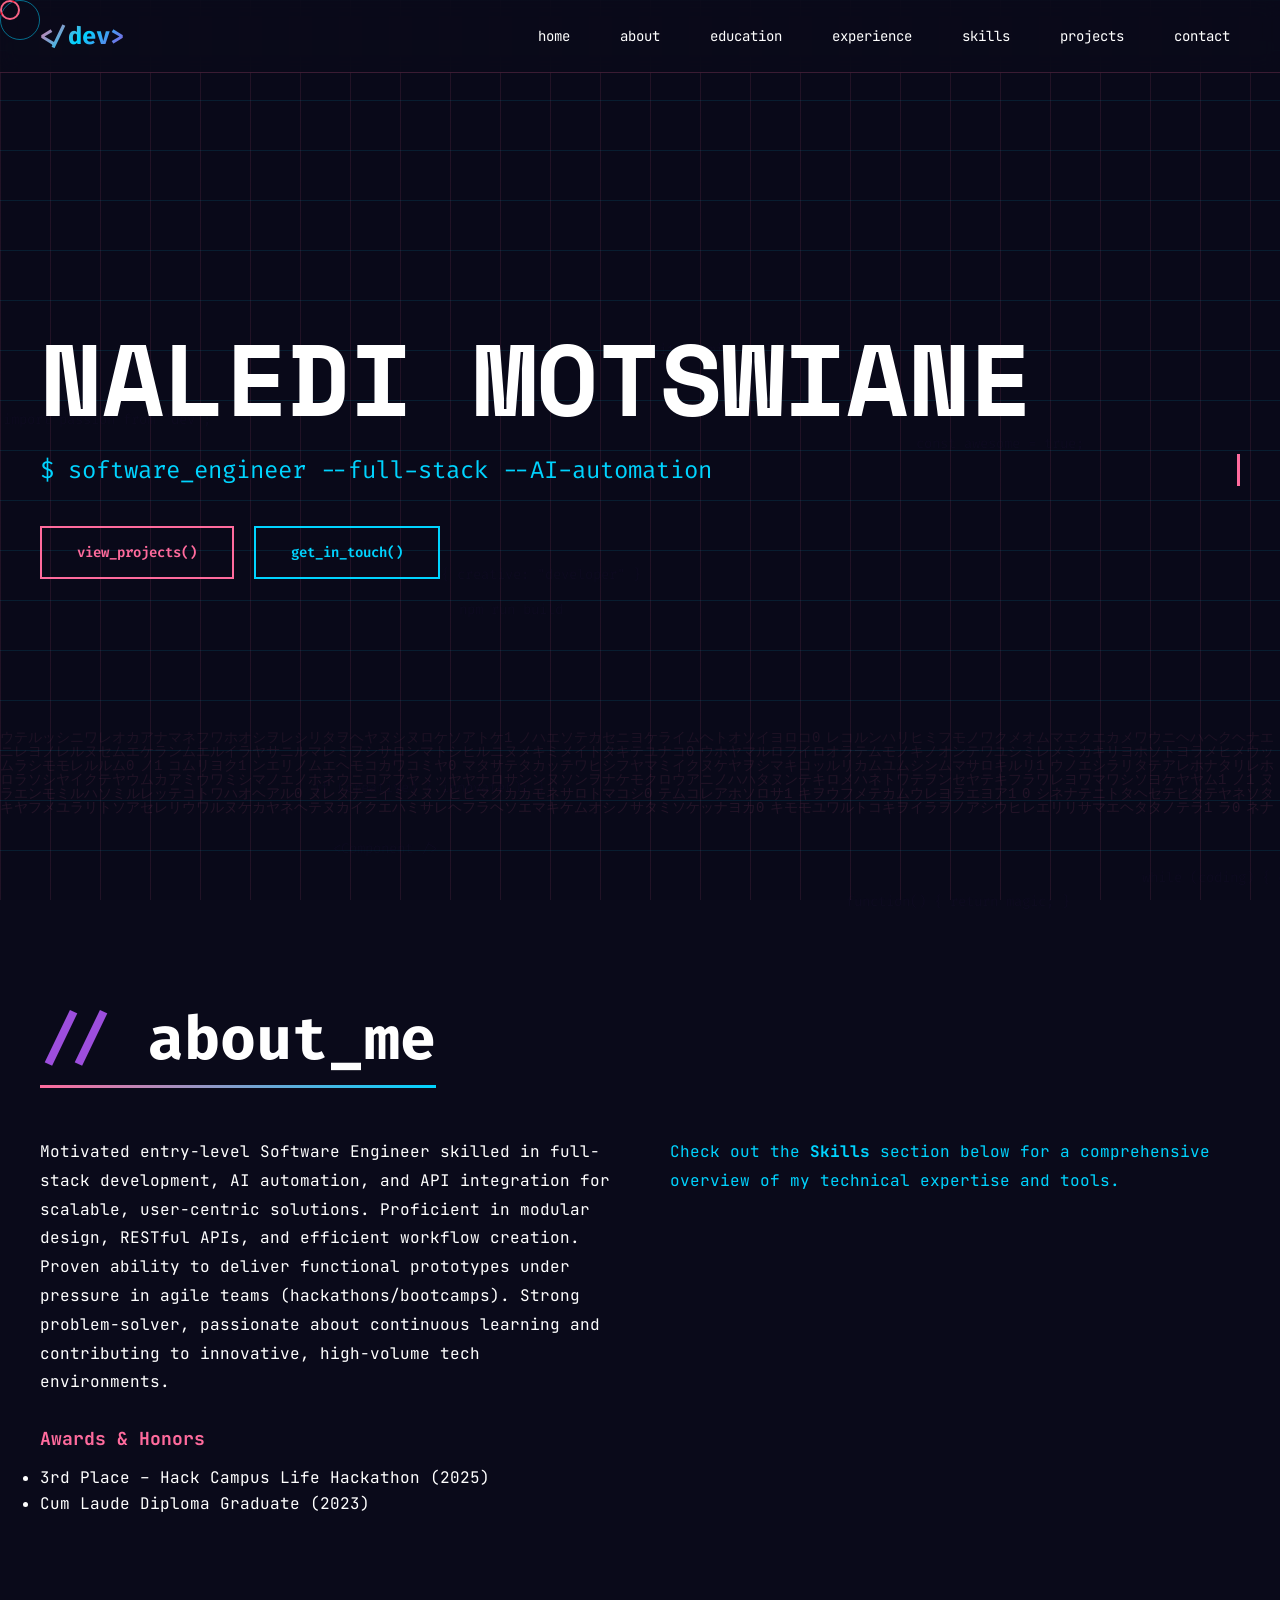
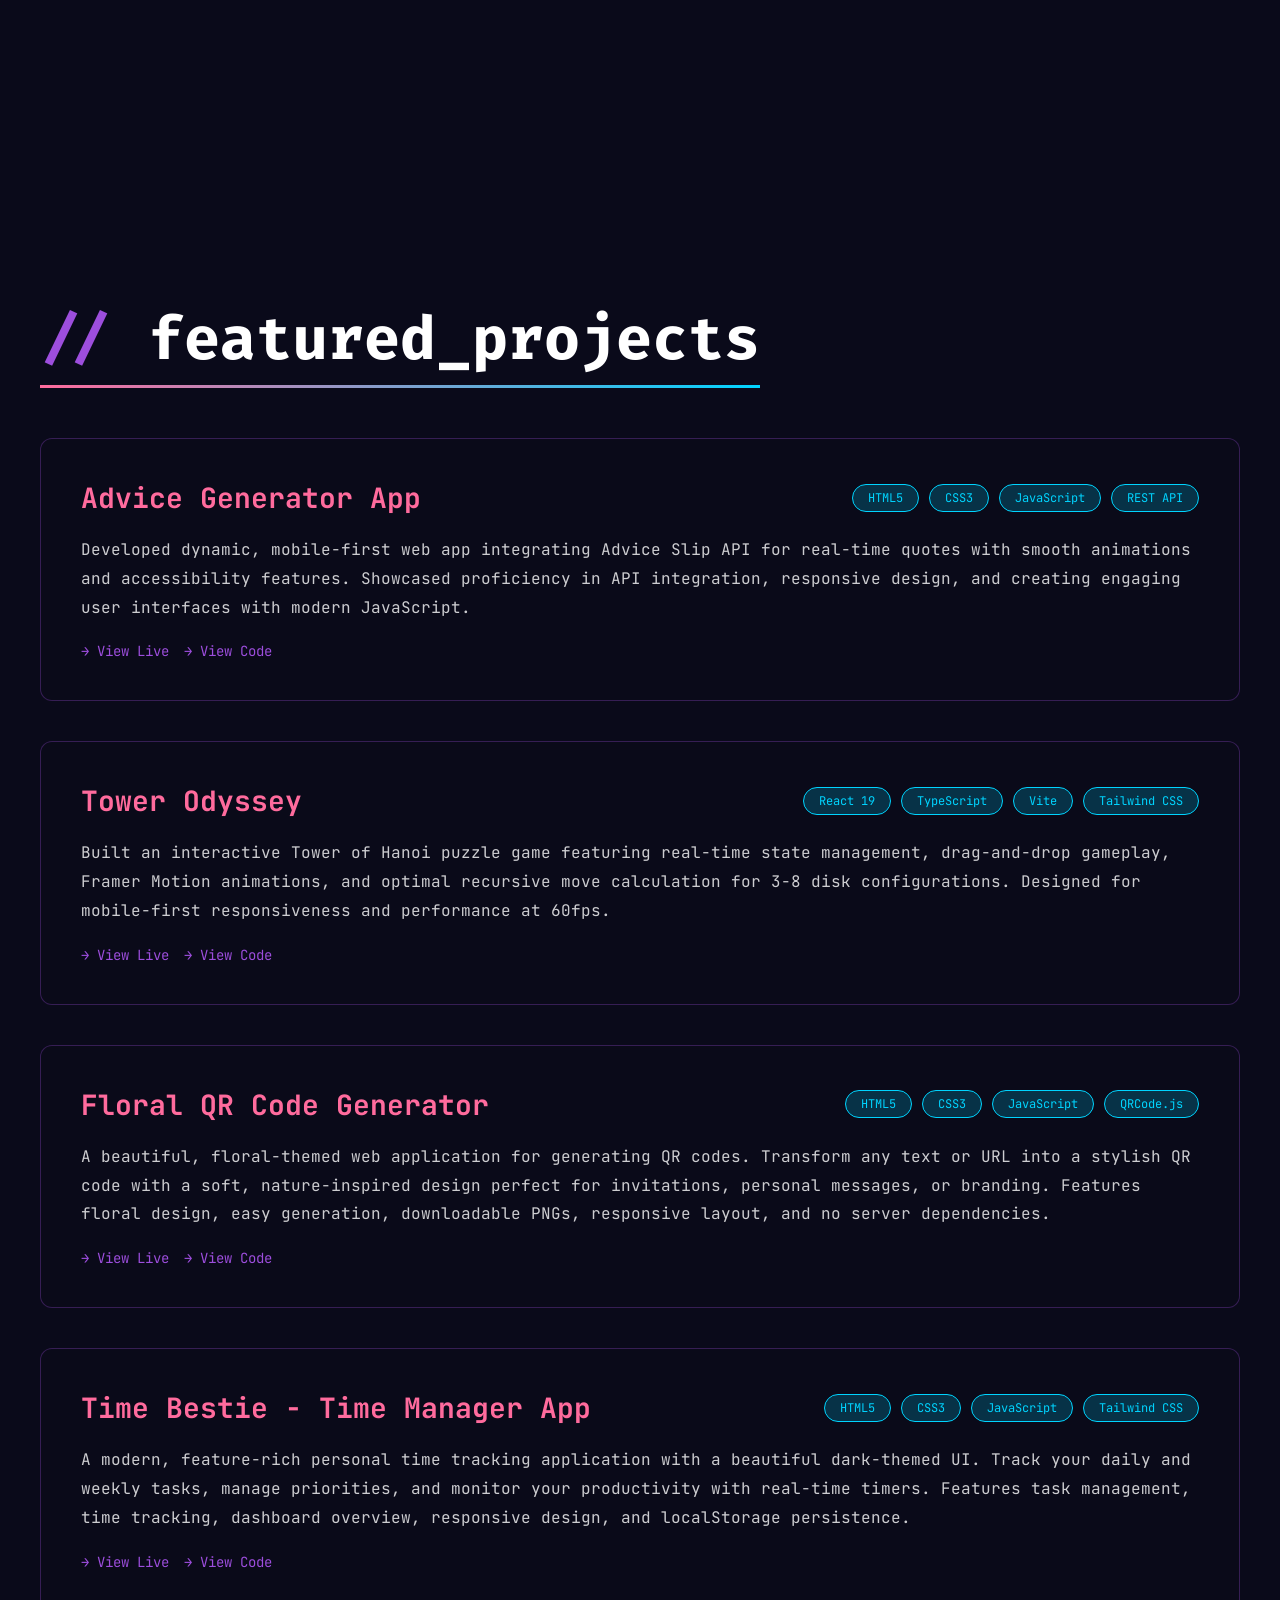
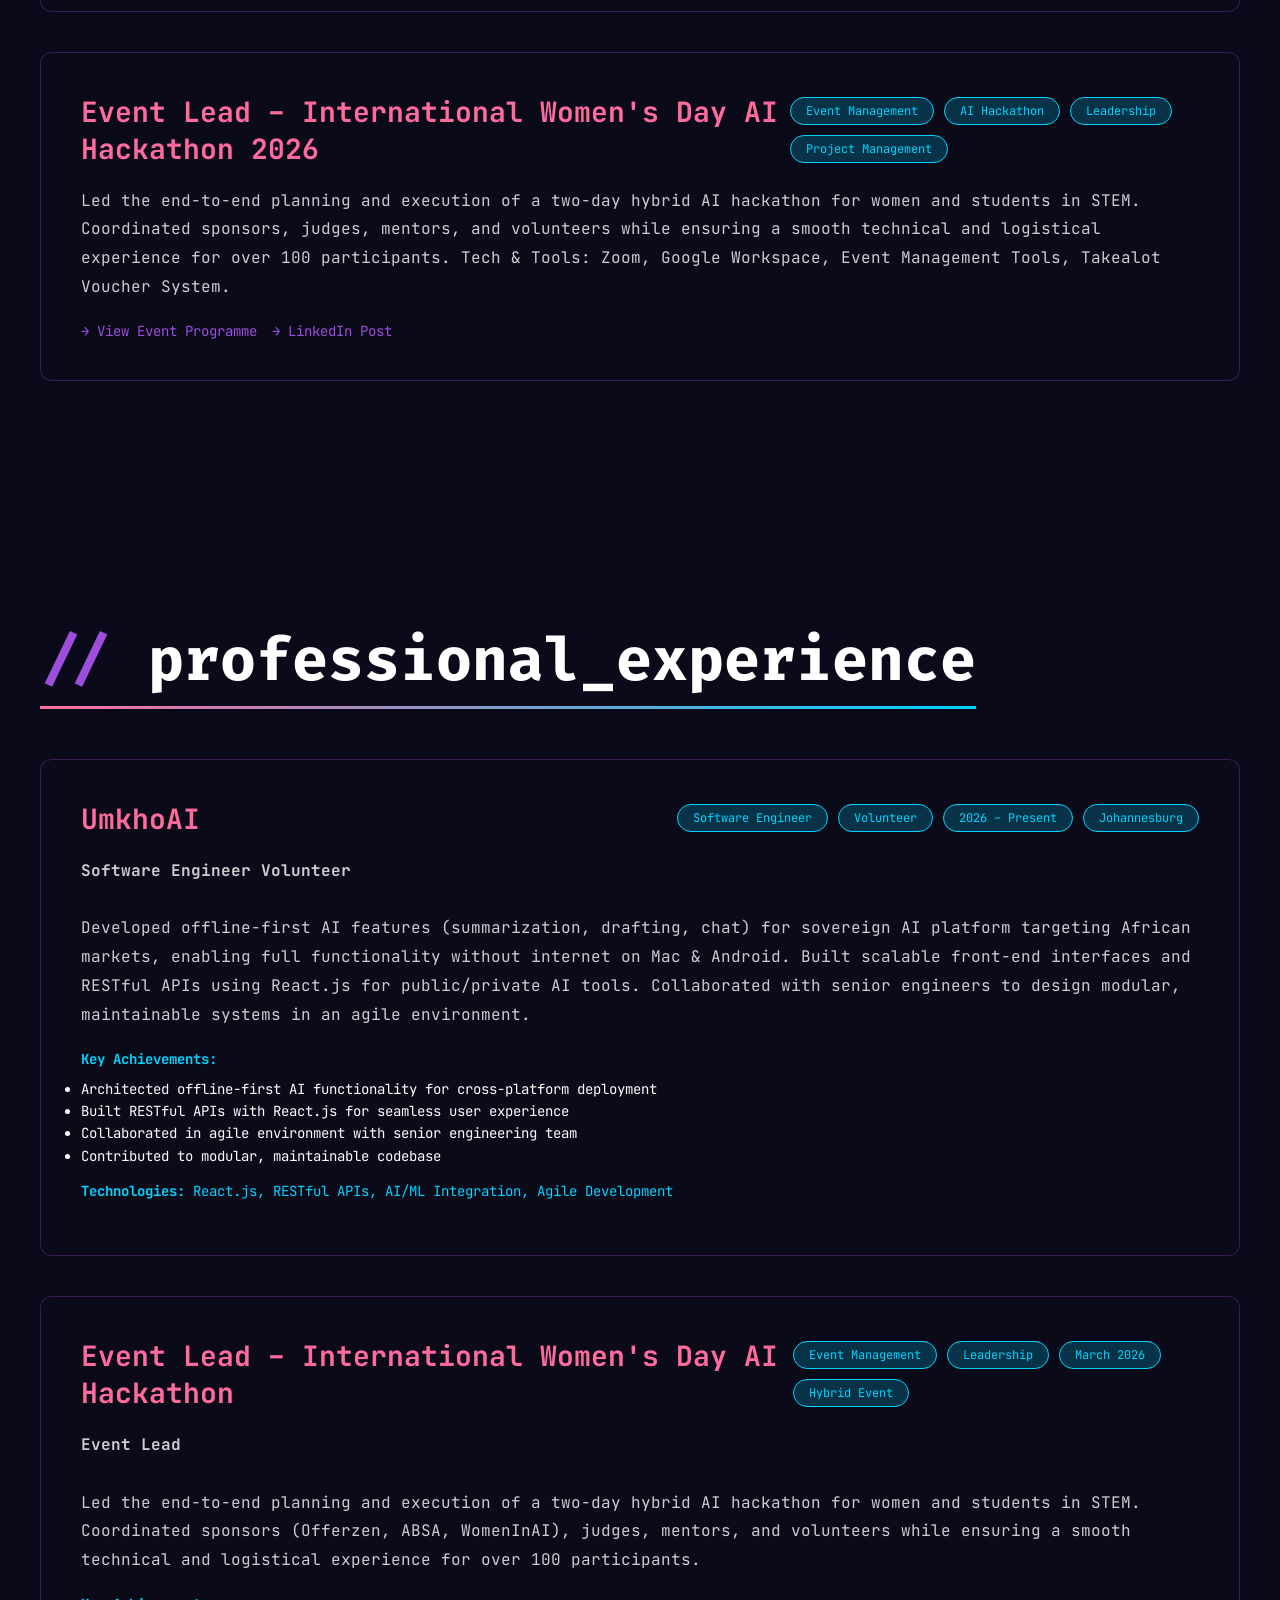
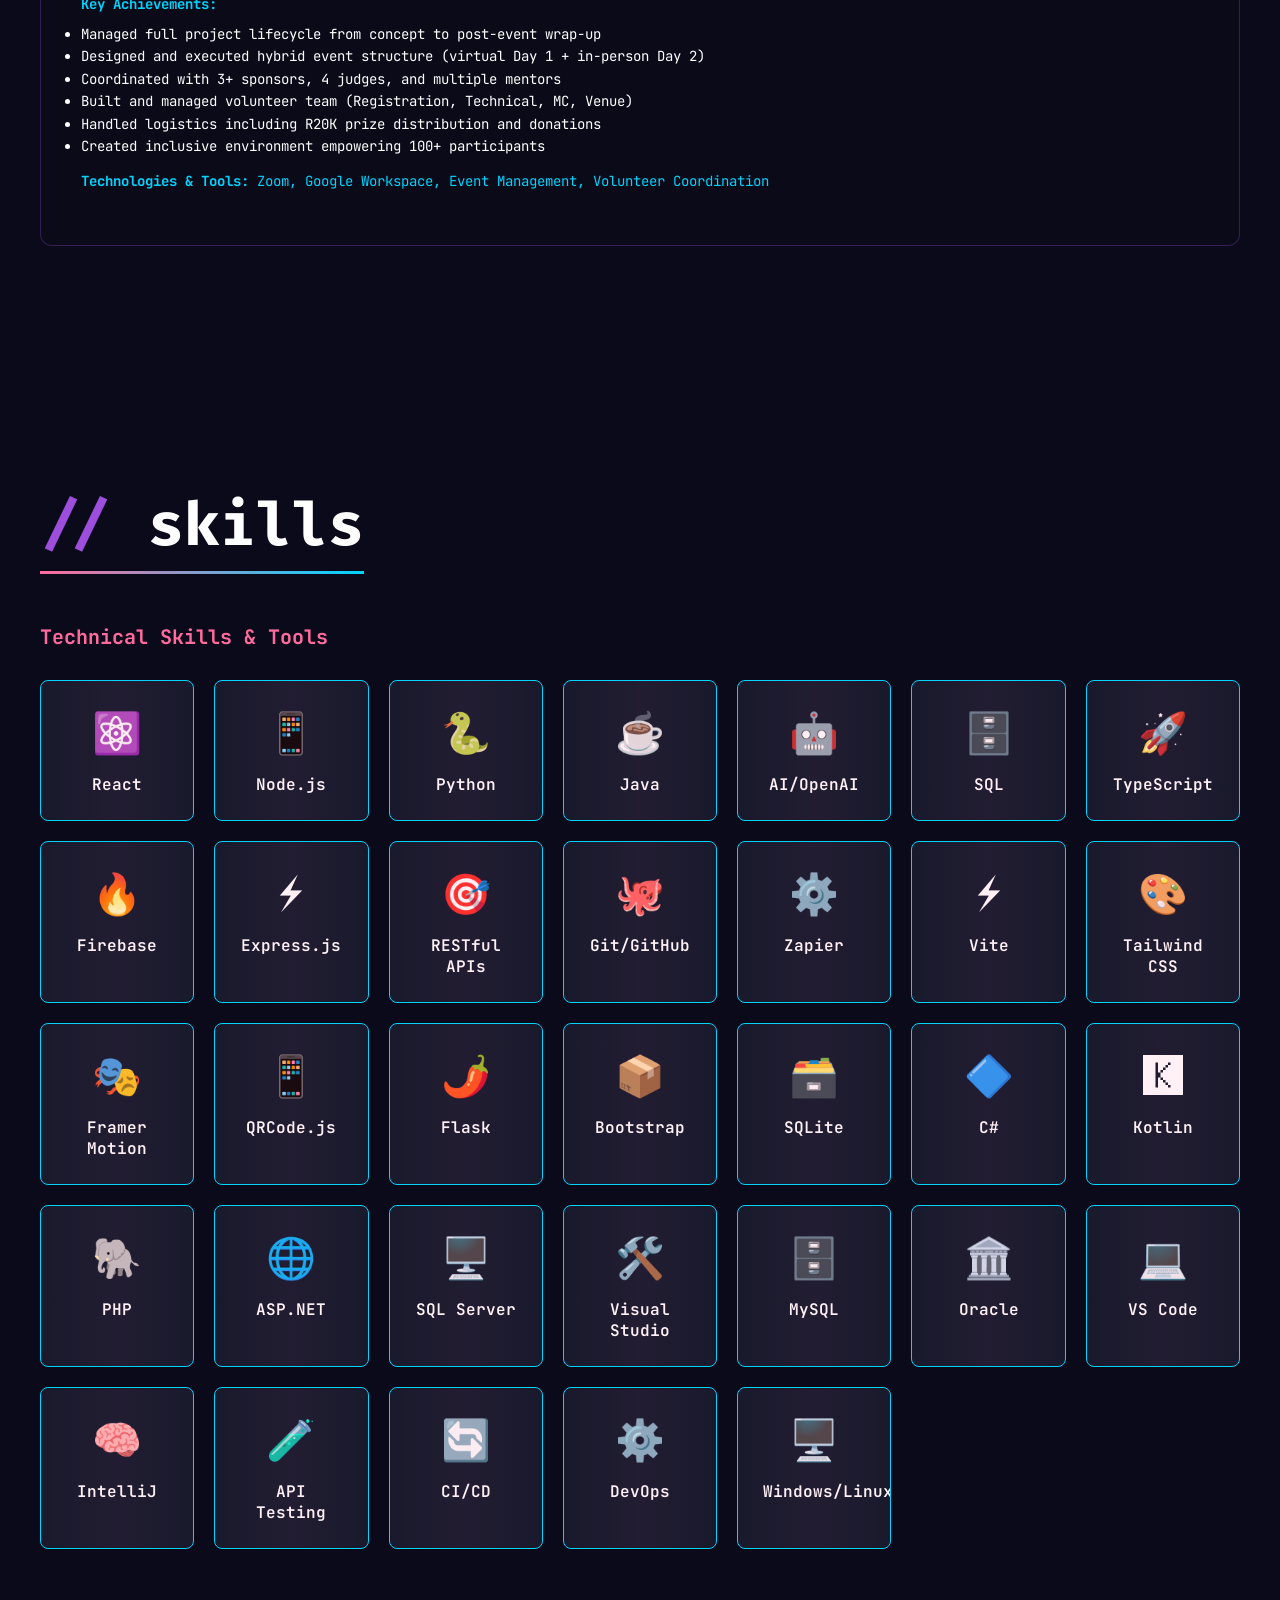
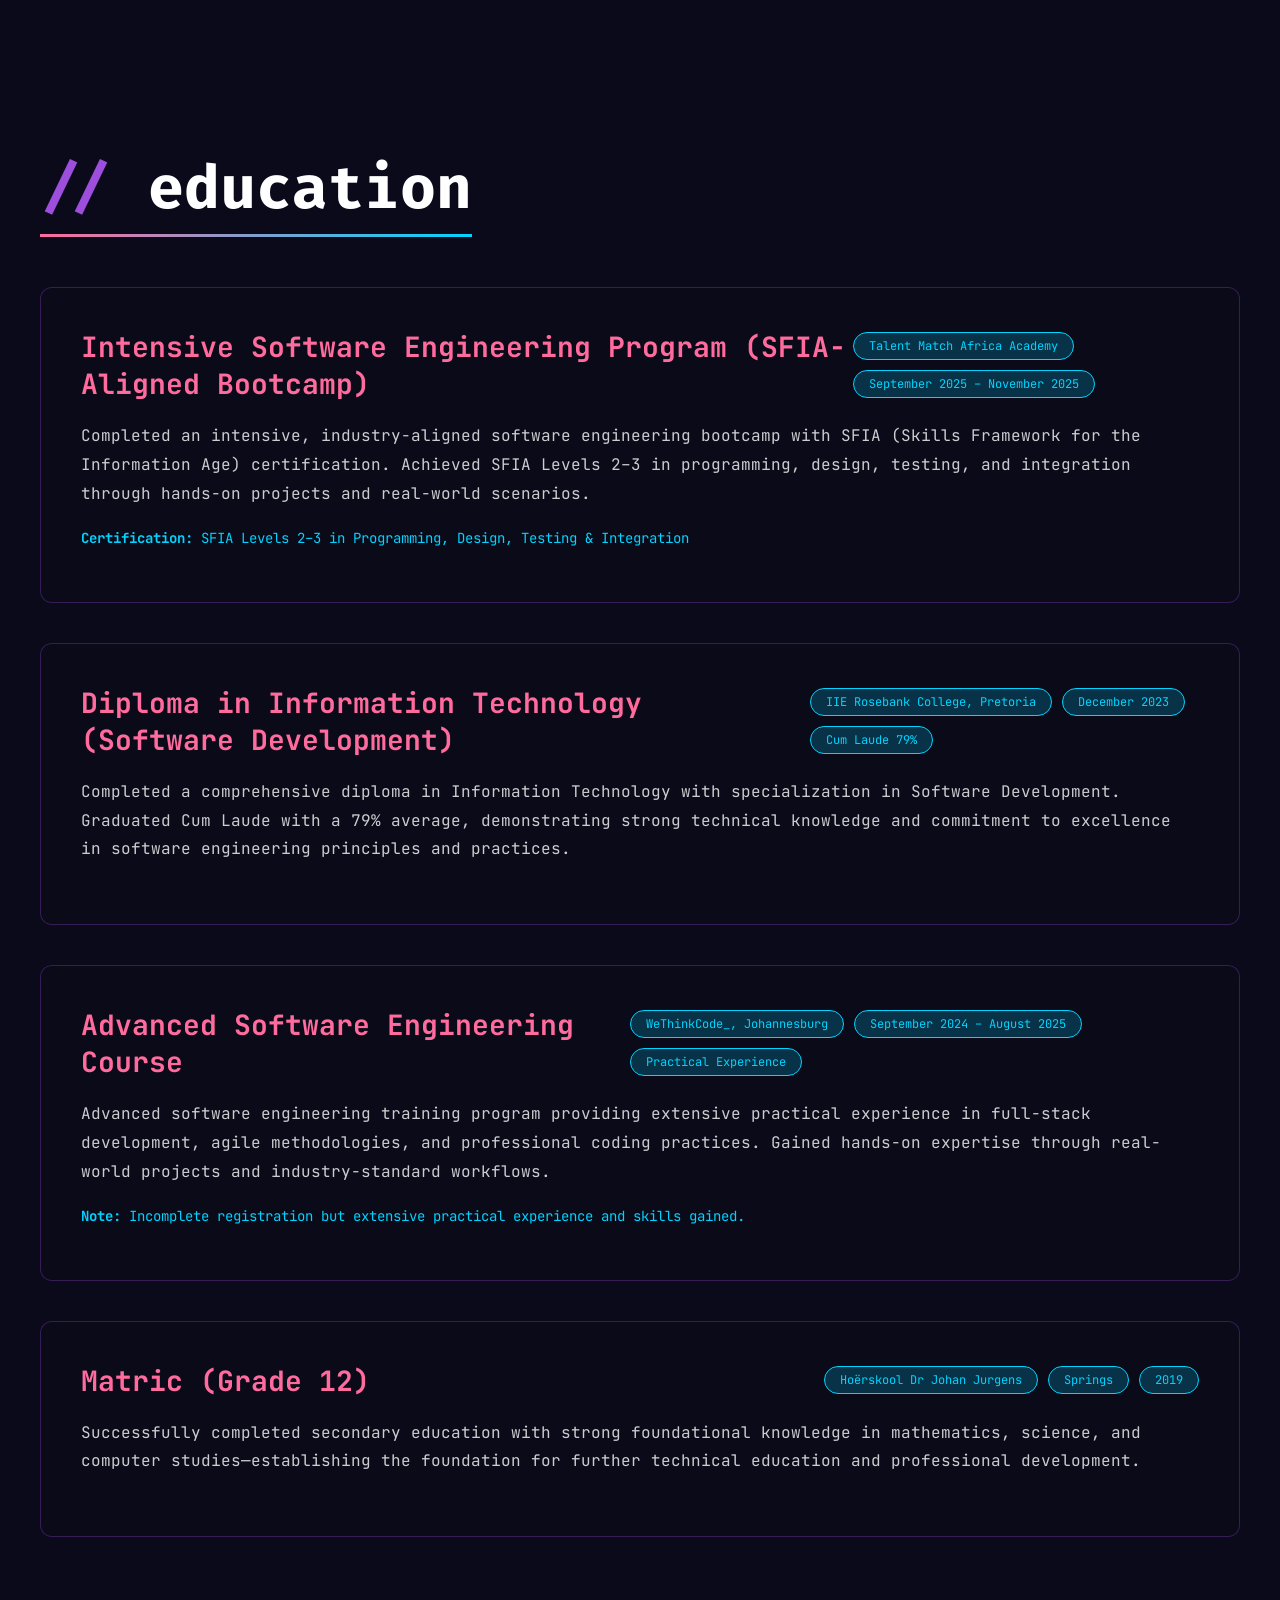
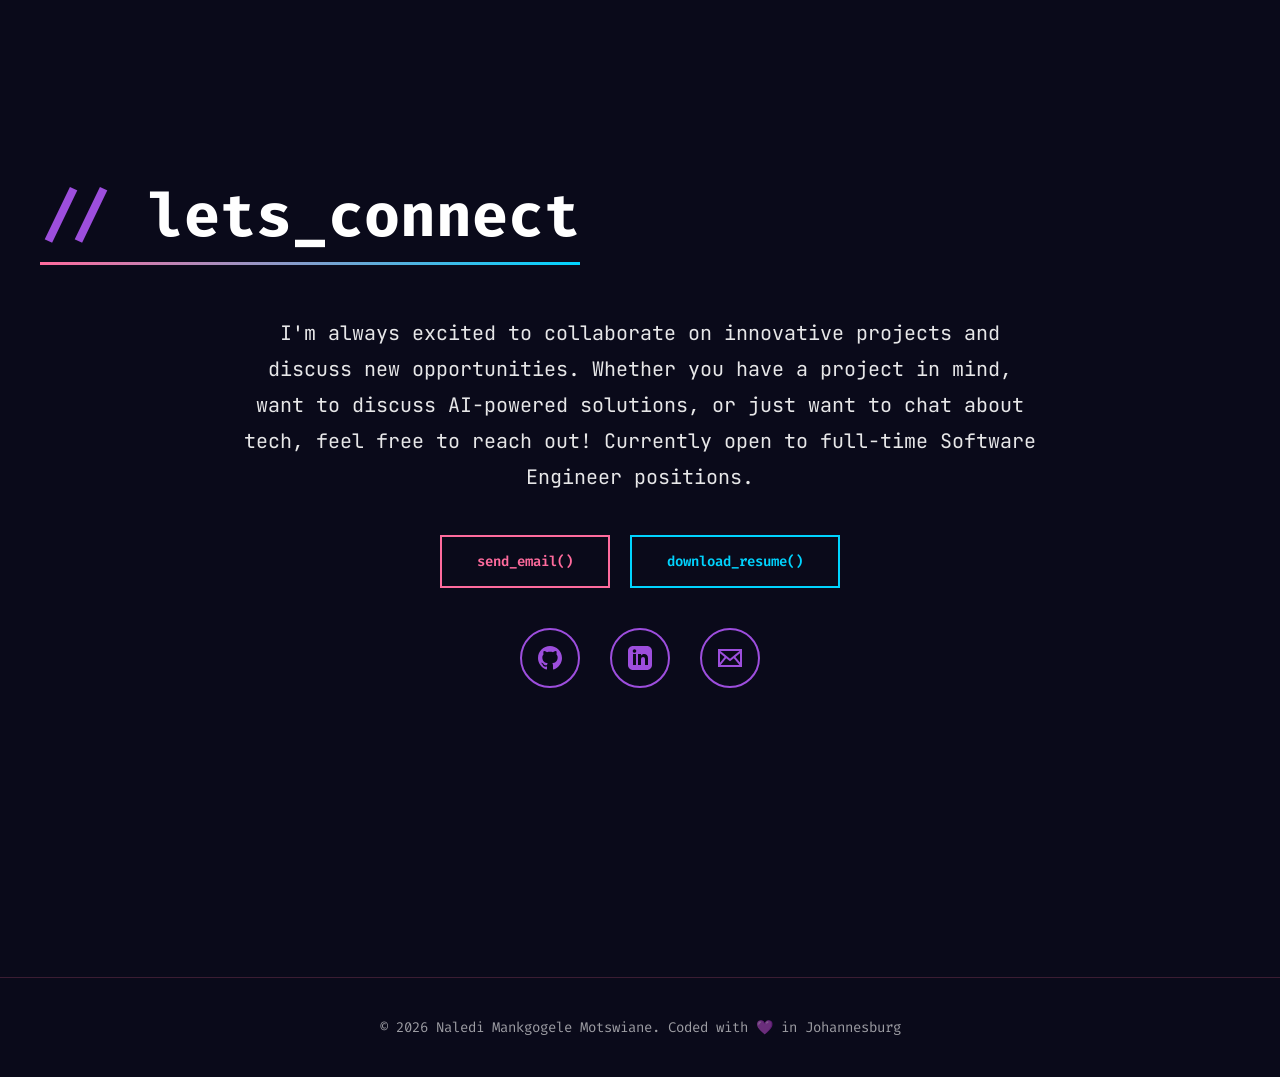
<file: index.html>
<!DOCTYPE html>
<html lang="en">
<head>
    <meta charset="UTF-8">
    <meta name="viewport" content="width=device-width, initial-scale=1.0">
    <title>Naledi- Developer Portfolio</title>
    <link href="https://fonts.googleapis.com/css2?family=Fira+Code:wght@300;400;500;600;700&family=Space+Mono:wght@400;700&family=JetBrains+Mono:wght@300;400;600;800&display=swap" rel="stylesheet">
    <link rel="stylesheet" href="style.css">

</head>
<body>
    <!-- Loading Screen -->
    <div class="loading-screen">
        <div class="loading-text">&lt;loading portfolio /&gt;</div>
    </div>

    <!-- Scroll Progress -->
    <div class="scroll-progress"></div>

    <!-- Custom Cursor -->
    <div class="cursor"></div>
    <div class="cursor-follower"></div>

    <!-- Matrix Canvas -->
    <canvas class="matrix-canvas"></canvas>

    <!-- Grid Overlay -->
    <div class="grid-overlay"></div>

    <!-- Floating Code Snippets -->
    <div class="bg-animation" id="floatingCode"></div>

    <!-- Header -->
    <header>
        <div class="logo">&lt;/dev&gt;</div>
        <nav>
            <a href="#home">home</a>
            <a href="#about">about</a>
            <a href="#education">education</a>
            <a href="#experience">experience</a>
            <a href="#skills">skills</a>
            <a href="#projects">projects</a>
            <a href="#contact">contact</a>
        </nav>
    </header>

    <!-- Hero Section -->
    <section class="hero" id="home">
        <div class="hero-content">
            <div class="glitch-wrapper">
                <h1 class="glitch">NALEDI MOTSWIANE</h1>
            </div>
            <p class="terminal-line">$ software_engineer --full-stack --AI-automation</p>
            <div class="cta-buttons">
                <a href="#projects" class="btn btn-primary">view_projects()</a>
                <a href="#contact" class="btn btn-secondary">get_in_touch()</a>
            </div>
        </div>
    </section>

    <!-- About Section -->
    <section class="section" id="about">
        <h2 class="section-title">about_me</h2>
        <div class="about-grid">
            <div>
                <p style="font-size: 16px; line-height: 1.8; margin-bottom: 30px;">
                    Motivated entry-level Software Engineer skilled in full-stack development, AI automation, and API integration for scalable, user-centric solutions. Proficient in modular design, RESTful APIs, and efficient workflow creation. Proven ability to deliver functional prototypes under pressure in agile teams (hackathons/bootcamps). Strong problem-solver, passionate about continuous learning and contributing to innovative, high-volume tech environments.
                </p>
                
                <h3 style="color: var(--pink); margin-bottom: 15px; font-size: 18px;">Awards & Honors</h3>
                <ul style="margin-bottom: 20px; line-height: 1.6;">
                    <li>3rd Place – Hack Campus Life Hackathon (2025)</li>
                    <li>Cum Laude Diploma Graduate (2023)</li>
                </ul>
            </div>
            <div>
                <p style="font-size: 16px; line-height: 1.8; color: var(--electric-blue);">Check out the <strong>Skills</strong> section below for a comprehensive overview of my technical expertise and tools.</p>
            </div>
        </div>
    </section>

    <!-- Projects Section -->
    <section class="section" id="projects">
        <h2 class="section-title">featured_projects</h2>
        <div class="projects-container">

            <div class="project-card">
                <div class="project-header">
                    <h3 class="project-title">Advice Generator App</h3>
                    <div class="project-tags">
                        <span class="tag">HTML5</span>
                        <span class="tag">CSS3</span>
                        <span class="tag">JavaScript</span>
                        <span class="tag">REST API</span>
                    </div>
                </div>
                <p class="project-description">
                    Developed dynamic, mobile-first web app integrating Advice Slip API for real-time quotes with smooth animations 
                    and accessibility features. Showcased proficiency in API integration, responsive design, and creating 
                    engaging user interfaces with modern JavaScript.
                </p>
                <div class="project-links">
                    <a href="https://advisor-generator-p5c7.vercel.app/" class="project-link">→ View Live</a>
                    <a href="https://github.com/Naledi-starr/Advisor-Generator" class="project-link">→ View Code</a>
                </div>
            </div>
            <div class="project-card">
                <div class="project-header">
                    <h3 class="project-title">Tower Odyssey</h3>
                    <div class="project-tags">
                        <span class="tag">React 19</span>
                        <span class="tag">TypeScript</span>
                        <span class="tag">Vite</span>
                        <span class="tag">Tailwind CSS</span>
                    </div>
                </div>
                <p class="project-description">
                    Built an interactive Tower of Hanoi puzzle game featuring real-time state management, drag-and-drop gameplay, 
                    Framer Motion animations, and optimal recursive move calculation for 3-8 disk configurations. Designed for 
                    mobile-first responsiveness and performance at 60fps.
                </p>
                <div class="project-links">
                    <a href="https://tower-of-hanoi-colourful.vercel.app/" class="project-link">→ View Live</a>
                    <a href="https://github.com/Naledi-starr/Tower-of-Hanoi" class="project-link">→ View Code</a>
                </div>
            </div>

            <div class="project-card">
                <div class="project-header">
                    <h3 class="project-title">Floral QR Code Generator</h3>
                    <div class="project-tags">
                        <span class="tag">HTML5</span>
                        <span class="tag">CSS3</span>
                        <span class="tag">JavaScript</span>
                        <span class="tag">QRCode.js</span>
                    </div>
                </div>
                <p class="project-description">
                    A beautiful, floral-themed web application for generating QR codes. Transform any text or URL into a stylish QR code with a soft, nature-inspired design perfect for invitations, personal messages, or branding. Features floral design, easy generation, downloadable PNGs, responsive layout, and no server dependencies.
                </p>
                <div class="project-links">
                    <a href="https://qr-code-generator-psi-snowy.vercel.app/" class="project-link">→ View Live</a>
                    <a href="https://github.com/Naledi-starr/QR-CODE-Generator" class="project-link">→ View Code</a>
                </div>
            </div>

            <div class="project-card">
                <div class="project-header">
                    <h3 class="project-title">Time Bestie - Time Manager App</h3>
                    <div class="project-tags">
                        <span class="tag">HTML5</span>
                        <span class="tag">CSS3</span>
                        <span class="tag">JavaScript</span>
                        <span class="tag">Tailwind CSS</span>
                    </div>
                </div>
                <p class="project-description">
                    A modern, feature-rich personal time tracking application with a beautiful dark-themed UI. Track your daily and weekly tasks, manage priorities, and monitor your productivity with real-time timers. Features task management, time tracking, dashboard overview, responsive design, and localStorage persistence.
                </p>
                <div class="project-links">
                    <a href="https://time-manager-app-ten.vercel.app/" class="project-link">→ View Live</a>
                    <a href="https://github.com/Naledi-starr/Time-Manager-App" class="project-link">→ View Code</a>
                </div>
            </div>

            <div class="project-card">
                <div class="project-header">
                    <h3 class="project-title">Event Lead – International Women's Day AI Hackathon 2026</h3>
                    <div class="project-tags">
                        <span class="tag">Event Management</span>
                        <span class="tag">AI Hackathon</span>
                        <span class="tag">Leadership</span>
                        <span class="tag">Project Management</span>
                    </div>
                </div>
                <p class="project-description">
                    Led the end-to-end planning and execution of a two-day hybrid AI hackathon for women and students in STEM. Coordinated sponsors, judges, mentors, and volunteers while ensuring a smooth technical and logistical experience for over 100 participants. Tech & Tools: Zoom, Google Workspace, Event Management Tools, Takealot Voucher System.
                </p>
                <div class="project-links">
                    <a href="#" class="project-link">→ View Event Programme</a>
                    <a href="#" class="project-link">→ LinkedIn Post</a>
                </div>
            </div>
        </div>
    </section>

    <!-- Professional Experience Section -->
    <section class="section" id="experience">
        <h2 class="section-title">professional_experience</h2>
        <div class="projects-container">
            <div class="project-card">
                <div class="project-header">
                    <h3 class="project-title">UmkhoAI</h3>
                    <div class="project-tags">
                        <span class="tag">Software Engineer</span>
                        <span class="tag">Volunteer</span>
                        <span class="tag">2026 – Present</span>
                        <span class="tag">Johannesburg</span>
                    </div>
                </div>
                <p class="project-description">
                    <strong>Software Engineer Volunteer</strong><br><br>
                    Developed offline-first AI features (summarization, drafting, chat) for sovereign AI platform targeting African markets, enabling full functionality without internet on Mac & Android. Built scalable front-end interfaces and RESTful APIs using React.js for public/private AI tools. Collaborated with senior engineers to design modular, maintainable systems in an agile environment.
                </p>
                <div style="margin-bottom: 15px;">
                    <p style="color: var(--electric-blue); font-size: 14px; margin-bottom: 10px;"><strong>Key Achievements:</strong></p>
                    <ul style="line-height: 1.6; font-size: 14px;">
                        <li>Architected offline-first AI functionality for cross-platform deployment</li>
                        <li>Built RESTful APIs with React.js for seamless user experience</li>
                        <li>Collaborated in agile environment with senior engineering team</li>
                        <li>Contributed to modular, maintainable codebase</li>
                    </ul>
                </div>
                <div style="margin-bottom: 15px;">
                    <p style="color: var(--electric-blue); font-size: 14px; margin-bottom: 10px;"><strong>Technologies:</strong> React.js, RESTful APIs, AI/ML Integration, Agile Development</p>
                </div>
            </div>

            <div class="project-card">
                <div class="project-header">
                    <h3 class="project-title">Event Lead – International Women's Day AI Hackathon</h3>
                    <div class="project-tags">
                        <span class="tag">Event Management</span>
                        <span class="tag">Leadership</span>
                        <span class="tag">March 2026</span>
                        <span class="tag">Hybrid Event</span>
                    </div>
                </div>
                <p class="project-description">
                    <strong>Event Lead</strong><br><br>
                    Led the end-to-end planning and execution of a two-day hybrid AI hackathon for women and students in STEM. Coordinated sponsors (Offerzen, ABSA, WomenInAI), judges, mentors, and volunteers while ensuring a smooth technical and logistical experience for over 100 participants.
                </p>
                <div style="margin-bottom: 15px;">
                    <p style="color: var(--electric-blue); font-size: 14px; margin-bottom: 10px;"><strong>Key Achievements:</strong></p>
                    <ul style="line-height: 1.6; font-size: 14px;">
                        <li>Managed full project lifecycle from concept to post-event wrap-up</li>
                        <li>Designed and executed hybrid event structure (virtual Day 1 + in-person Day 2)</li>
                        <li>Coordinated with 3+ sponsors, 4 judges, and multiple mentors</li>
                        <li>Built and managed volunteer team (Registration, Technical, MC, Venue)</li>
                        <li>Handled logistics including R20K prize distribution and donations</li>
                        <li>Created inclusive environment empowering 100+ participants</li>
                    </ul>
                </div>
                <div style="margin-bottom: 15px;">
                    <p style="color: var(--electric-blue); font-size: 14px; margin-bottom: 10px;"><strong>Technologies & Tools:</strong> Zoom, Google Workspace, Event Management, Volunteer Coordination</p>
                </div>
            </div>
        </div>
    </section>

    <!-- Skills Section -->
    <section class="section" id="skills">
        <h2 class="section-title">skills</h2>
        <div class="projects-container">
            <div style="max-width: 1200px; margin: 0 auto;">
                <h3 style="color: var(--pink); margin-bottom: 30px; font-size: 20px;">Technical Skills & Tools</h3>
                <div class="skills-grid">
                    <div class="skill-card">
                        <div class="skill-icon">⚛️</div>
                        <div class="skill-name">React</div>
                    </div>
                    <div class="skill-card">
                        <div class="skill-icon">📱</div>
                        <div class="skill-name">Node.js</div>
                    </div>
                    <div class="skill-card">
                        <div class="skill-icon">🐍</div>
                        <div class="skill-name">Python</div>
                    </div>
                    <div class="skill-card">
                        <div class="skill-icon">☕</div>
                        <div class="skill-name">Java</div>
                    </div>
                    <div class="skill-card">
                        <div class="skill-icon">🤖</div>
                        <div class="skill-name">AI/OpenAI</div>
                    </div>
                    <div class="skill-card">
                        <div class="skill-icon">🗄️</div>
                        <div class="skill-name">SQL</div>
                    </div>
                    <div class="skill-card">
                        <div class="skill-icon">🚀</div>
                        <div class="skill-name">TypeScript</div>
                    </div>
                    <div class="skill-card">
                        <div class="skill-icon">🔥</div>
                        <div class="skill-name">Firebase</div>
                    </div>
                    <div class="skill-card">
                        <div class="skill-icon">⚡</div>
                        <div class="skill-name">Express.js</div>
                    </div>
                    <div class="skill-card">
                        <div class="skill-icon">🎯</div>
                        <div class="skill-name">RESTful APIs</div>
                    </div>
                    <div class="skill-card">
                        <div class="skill-icon">🐙</div>
                        <div class="skill-name">Git/GitHub</div>
                    </div>
                    <div class="skill-card">
                        <div class="skill-icon">⚙️</div>
                        <div class="skill-name">Zapier</div>
                    </div>
                    <div class="skill-card">
                        <div class="skill-icon">⚡</div>
                        <div class="skill-name">Vite</div>
                    </div>
                    <div class="skill-card">
                        <div class="skill-icon">🎨</div>
                        <div class="skill-name">Tailwind CSS</div>
                    </div>
                    <div class="skill-card">
                        <div class="skill-icon">🎭</div>
                        <div class="skill-name">Framer Motion</div>
                    </div>
                    <div class="skill-card">
                        <div class="skill-icon">📱</div>
                        <div class="skill-name">QRCode.js</div>
                    </div>
                    <div class="skill-card">
                        <div class="skill-icon">🌶️</div>
                        <div class="skill-name">Flask</div>
                    </div>
                    <div class="skill-card">
                        <div class="skill-icon">📦</div>
                        <div class="skill-name">Bootstrap</div>
                    </div>
                    <div class="skill-card">
                        <div class="skill-icon">🗃️</div>
                        <div class="skill-name">SQLite</div>
                    </div>
                    <div class="skill-card">
                        <div class="skill-icon">🔷</div>
                        <div class="skill-name">C#</div>
                    </div>
                    <div class="skill-card">
                        <div class="skill-icon">🅺</div>
                        <div class="skill-name">Kotlin</div>
                    </div>
                    <div class="skill-card">
                        <div class="skill-icon">🐘</div>
                        <div class="skill-name">PHP</div>
                    </div>
                    <div class="skill-card">
                        <div class="skill-icon">🌐</div>
                        <div class="skill-name">ASP.NET</div>
                    </div>
                    <div class="skill-card">
                        <div class="skill-icon">🖥️</div>
                        <div class="skill-name">SQL Server</div>
                    </div>
                    <div class="skill-card">
                        <div class="skill-icon">🛠️</div>
                        <div class="skill-name">Visual Studio</div>
                    </div>
                    <div class="skill-card">
                        <div class="skill-icon">🗄️</div>
                        <div class="skill-name">MySQL</div>
                    </div>
                    <div class="skill-card">
                        <div class="skill-icon">🏛️</div>
                        <div class="skill-name">Oracle</div>
                    </div>
                    <div class="skill-card">
                        <div class="skill-icon">💻</div>
                        <div class="skill-name">VS Code</div>
                    </div>
                    <div class="skill-card">
                        <div class="skill-icon">🧠</div>
                        <div class="skill-name">IntelliJ</div>
                    </div>
                    <div class="skill-card">
                        <div class="skill-icon">🧪</div>
                        <div class="skill-name">API Testing</div>
                    </div>
                    <div class="skill-card">
                        <div class="skill-icon">🔄</div>
                        <div class="skill-name">CI/CD</div>
                    </div>
                    <div class="skill-card">
                        <div class="skill-icon">⚙️</div>
                        <div class="skill-name">DevOps</div>
                    </div>
                    <div class="skill-card">
                        <div class="skill-icon">🖥️</div>
                        <div class="skill-name">Windows/Linux</div>
                    </div>
                </div>
            </div>
        </div>
    </section>

    <!-- Education Section -->
    <section class="section" id="education">
        <h2 class="section-title">education</h2>
        <div class="projects-container">
            <div class="project-card">
                <div class="project-header">
                    <h3 class="project-title">Intensive Software Engineering Program (SFIA-Aligned Bootcamp)</h3>
                    <div class="project-tags">
                        <span class="tag">Talent Match Africa Academy</span>
                        <span class="tag">September 2025 – November 2025</span>
                    </div>
                </div>
                <p class="project-description">
                    Completed an intensive, industry-aligned software engineering bootcamp with SFIA (Skills Framework for the Information Age) certification. Achieved SFIA Levels 2–3 in programming, design, testing, and integration through hands-on projects and real-world scenarios.
                </p>
                <div style="margin-bottom: 15px;">
                    <p style="color: var(--electric-blue); font-size: 14px;\"><strong>Certification:</strong> SFIA Levels 2–3 in Programming, Design, Testing & Integration</p>
                </div>
            </div>

            <div class="project-card">
                <div class="project-header">
                    <h3 class="project-title">Diploma in Information Technology (Software Development)</h3>
                    <div class="project-tags">
                        <span class="tag">IIE Rosebank College, Pretoria</span>
                        <span class="tag">December 2023</span>
                        <span class="tag">Cum Laude 79%</span>
                    </div>
                </div>
                <p class="project-description">
                    Completed a comprehensive diploma in Information Technology with specialization in Software Development. Graduated Cum Laude with a 79% average, demonstrating strong technical knowledge and commitment to excellence in software engineering principles and practices.
                </p>
            </div>

            <div class="project-card">
                <div class="project-header">
                    <h3 class="project-title">Advanced Software Engineering Course</h3>
                    <div class="project-tags">
                        <span class="tag">WeThinkCode_, Johannesburg</span>
                        <span class="tag">September 2024 – August 2025</span>
                        <span class="tag">Practical Experience</span>
                    </div>
                </div>
                <p class="project-description">
                    Advanced software engineering training program providing extensive practical experience in full-stack development, agile methodologies, and professional coding practices. Gained hands-on expertise through real-world projects and industry-standard workflows.
                </p>
                <div style="margin-bottom: 15px;">
                    <p style="color: var(--electric-blue); font-size: 14px;\"><strong>Note:</strong> Incomplete registration but extensive practical experience and skills gained.</p>
                </div>
            </div>

            <div class="project-card">
                <div class="project-header">
                    <h3 class="project-title">Matric (Grade 12)</h3>
                    <div class="project-tags">
                        <span class="tag">Hoërskool Dr Johan Jurgens</span>
                        <span class="tag">Springs</span>
                        <span class="tag">2019</span>
                    </div>
                </div>
                <p class="project-description">
                    Successfully completed secondary education with strong foundational knowledge in mathematics, science, and computer studies—establishing the foundation for further technical education and professional development.
                </p>
            </div>
        </div>
    </section>

    <!-- Contact Section -->
    <section class="section" id="contact">
        <h2 class="section-title">lets_connect</h2>
        <div class="contact-container">
            <p class="contact-text">
                I'm always excited to collaborate on innovative projects and discuss new opportunities. 
                Whether you have a project in mind, want to discuss AI-powered solutions, or just want to chat about tech, 
                feel free to reach out! Currently open to full-time Software Engineer positions.
            </p>
            <div class="cta-buttons" style="justify-content: center;">
                <a href="mailto:nmmotswiane@gmail.com" class="btn btn-primary">send_email()</a>
                <a href="#" class="btn btn-secondary">download_resume()</a>
            </div>
            <div class="social-links">
                <a href="https://github.com/naledimotswiane" class="social-link" title="GitHub">
                    <svg width="24" height="24" viewBox="0 0 24 24" fill="currentColor">
                        <path d="M12 0c-6.626 0-12 5.373-12 12 0 5.302 3.438 9.8 8.207 11.387.599.111.793-.261.793-.577v-2.234c-3.338.726-4.033-1.416-4.033-1.416-.546-1.387-1.333-1.756-1.333-1.756-1.089-.745.083-.729.083-.729 1.205.084 1.839 1.237 1.839 1.237 1.07 1.834 2.807 1.304 3.492.997.107-.775.418-1.305.762-1.604-2.665-.305-5.467-1.334-5.467-5.931 0-1.311.469-2.381 1.236-3.221-.124-.303-.535-1.524.117-3.176 0 0 1.008-.322 3.301 1.23.957-.266 1.983-.399 3.003-.404 1.02.005 2.047.138 3.006.404 2.291-1.552 3.297-1.23 3.297-1.23.653 1.653.242 2.874.118 3.176.77.84 1.235 1.911 1.235 3.221 0 4.609-2.807 5.624-5.479 5.921.43.372.823 1.102.823 2.222v3.293c0 .319.192.694.801.576 4.765-1.589 8.199-6.086 8.199-11.386 0-6.627-5.373-12-12-12z"/>
                    </svg>
                </a>
                <a href="https://www.linkedin.com/in/naledi-mankgogele-motswiane" class="social-link" title="LinkedIn">
                    <svg width="24" height="24" viewBox="0 0 24 24" fill="currentColor">
                        <path d="M19 0h-14c-2.761 0-5 2.239-5 5v14c0 2.761 2.239 5 5 5h14c2.762 0 5-2.239 5-5v-14c0-2.761-2.238-5-5-5zm-11 19h-3v-11h3v11zm-1.5-12.268c-.966 0-1.75-.79-1.75-1.764s.784-1.764 1.75-1.764 1.75.79 1.75 1.764-.783 1.764-1.75 1.764zm13.5 12.268h-3v-5.604c0-3.368-4-3.113-4 0v5.604h-3v-11h3v1.765c1.396-2.586 7-2.777 7 2.476v6.759z"/>
                    </svg>
                </a>
                <a href="mailto:nmmotswiane@gmail.com" class="social-link" title="Email">
                    <svg width="24" height="24" viewBox="0 0 24 24" fill="currentColor">
                        <path d="M0 3v18h24v-18h-24zm6.623 7.929l-4.623 5.712v-9.458l4.623 3.746zm-4.141-5.929h19.035l-9.517 7.713-9.518-7.713zm5.694 7.188l3.824 3.099 3.83-3.104 5.612 6.817h-18.779l5.513-6.812zm9.208-1.264l4.616-3.741v9.348l-4.616-5.607z"/>
                    </svg>
                </a>
            </div>
        </div>
    </section>

    <!-- Footer -->
    <footer>
        <p class="footer-text">© 2026 Naledi Mankgogele Motswiane. Coded with 💜 in Johannesburg</p>
    </footer>

    <script src="script.js" defer></script>

</body>
</html>
</file>
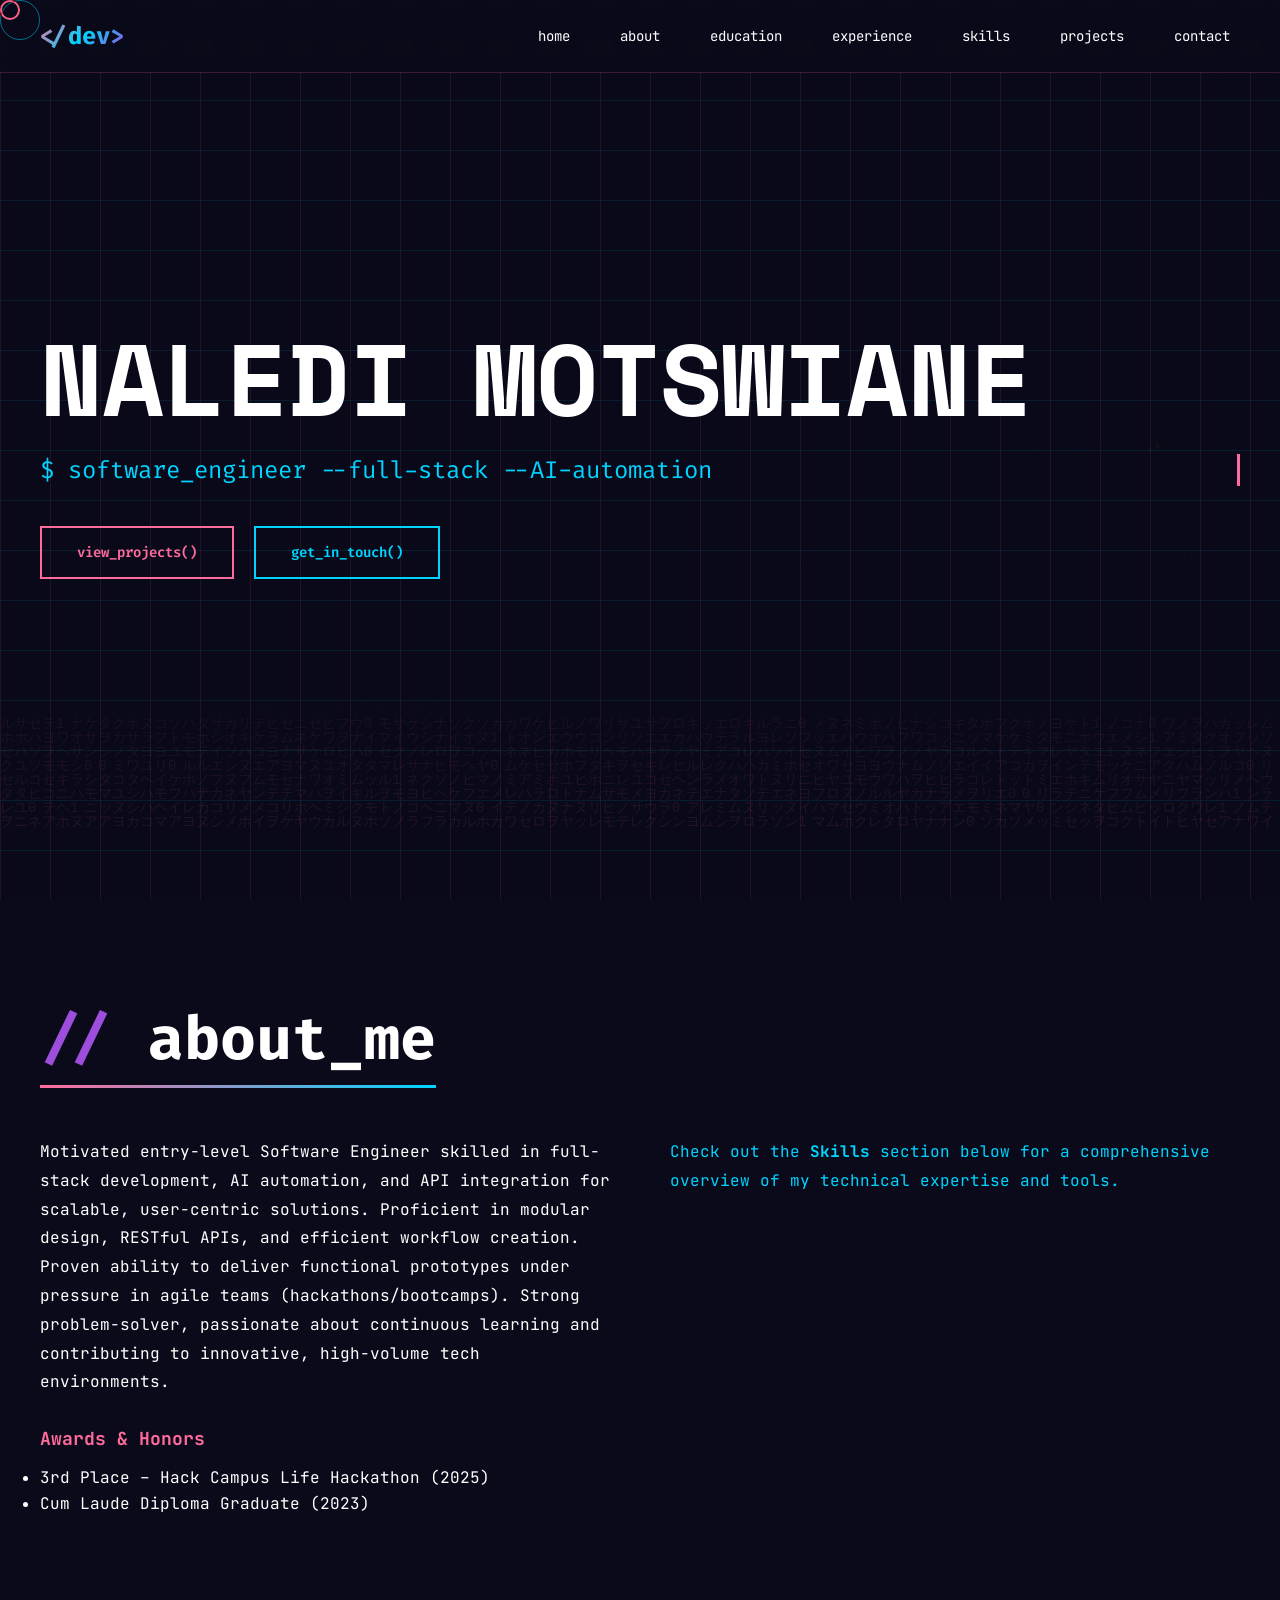
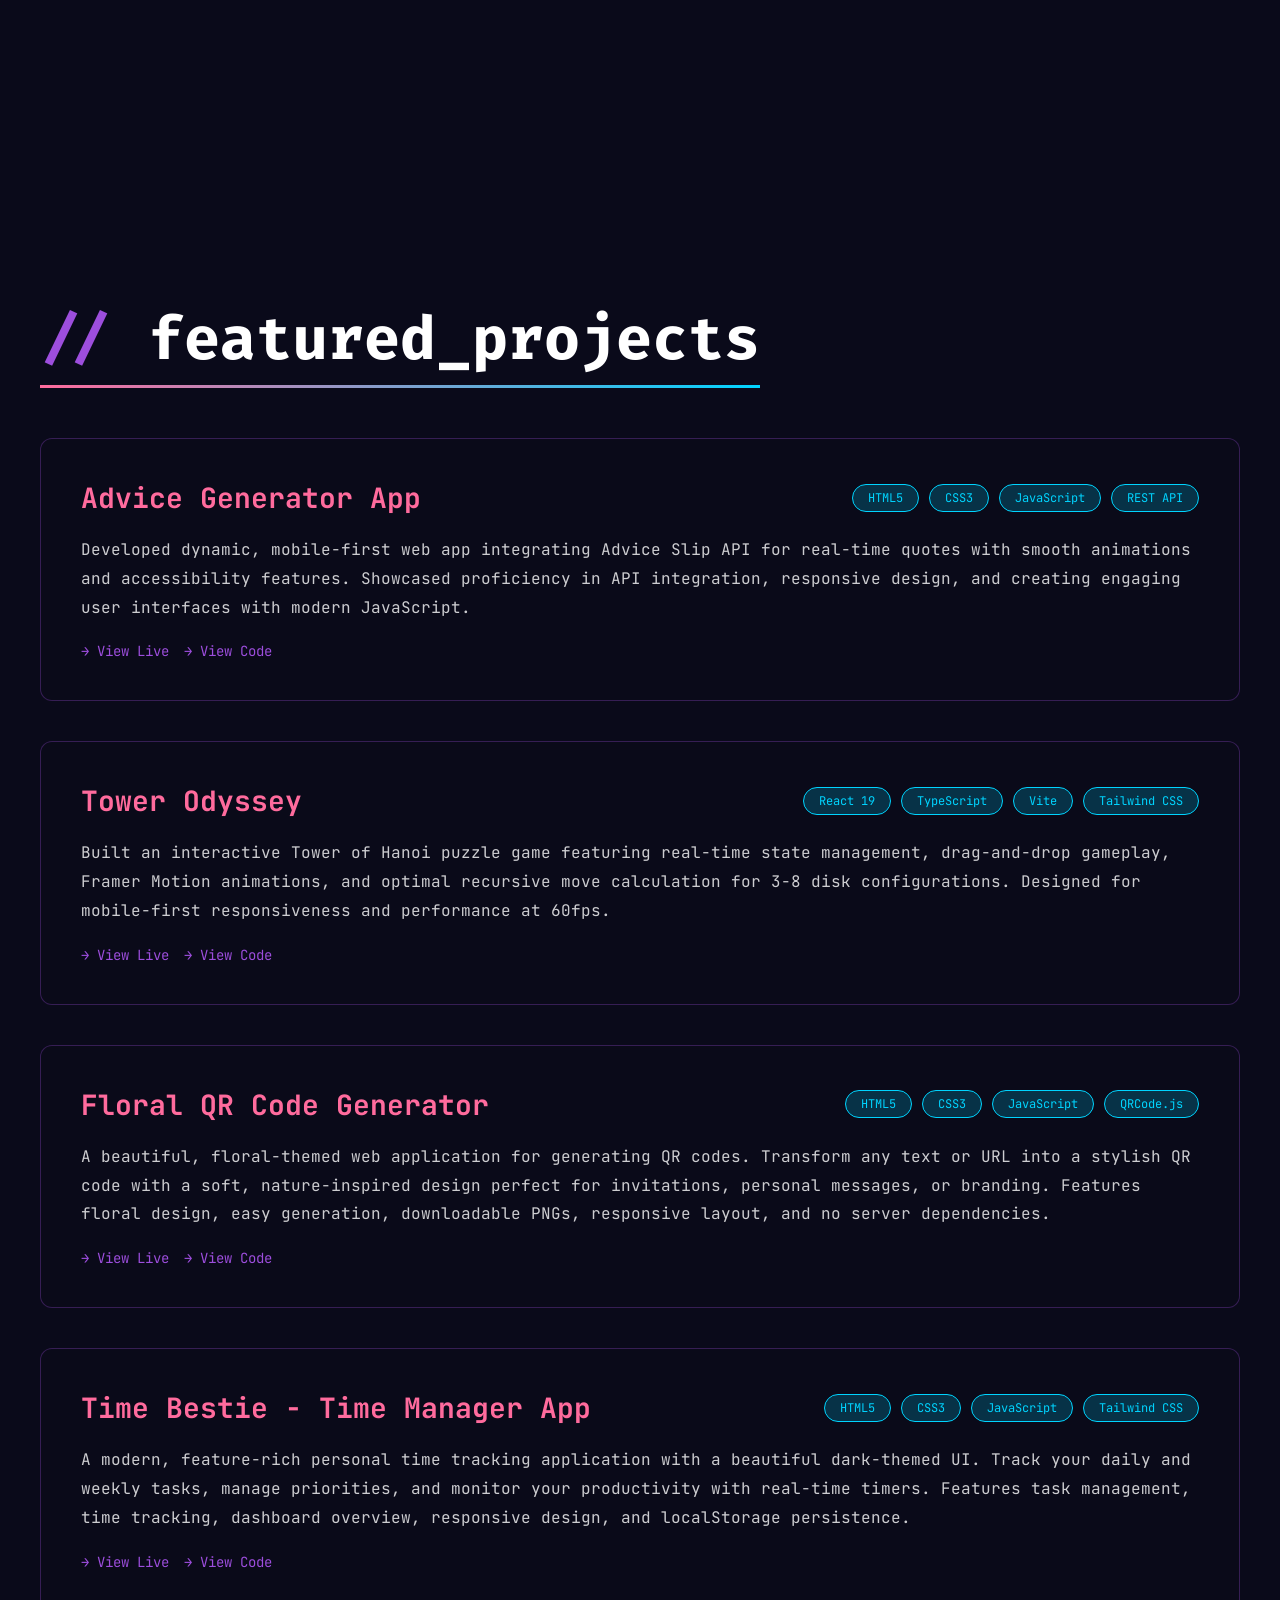
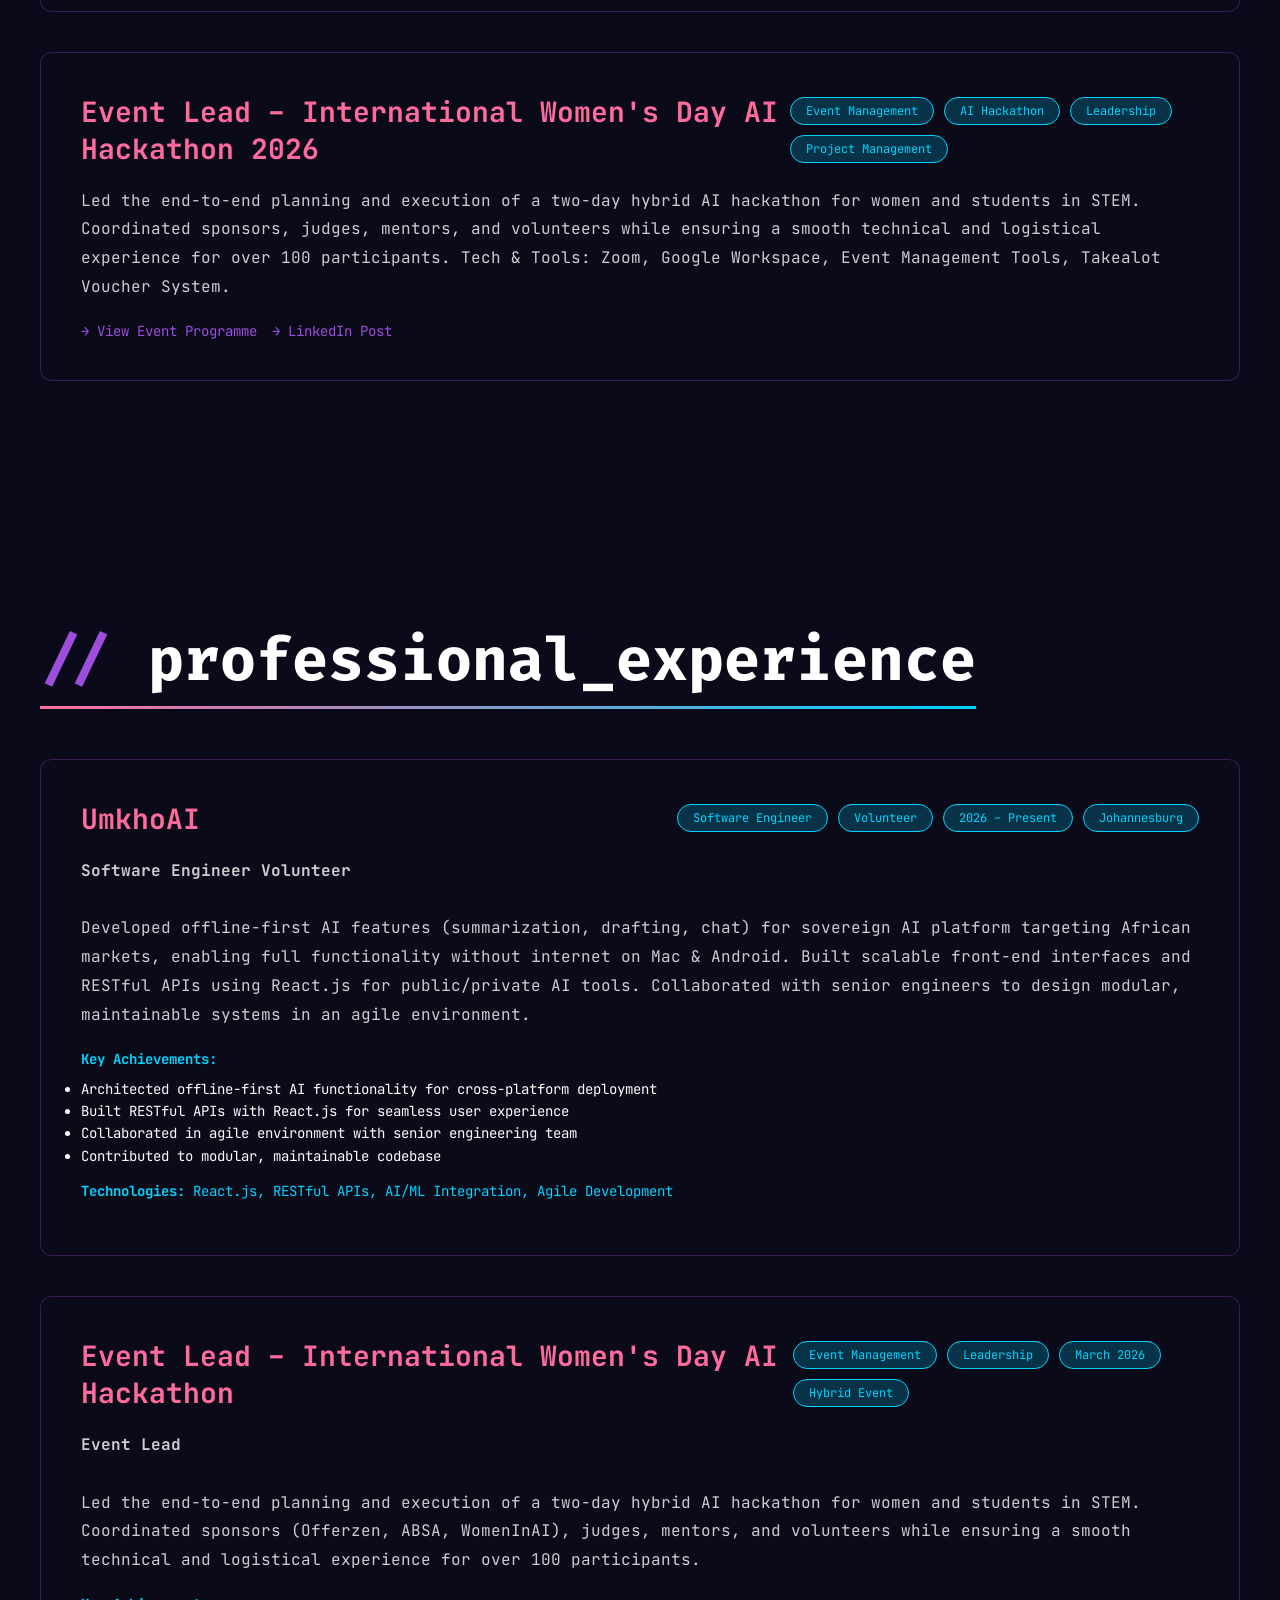
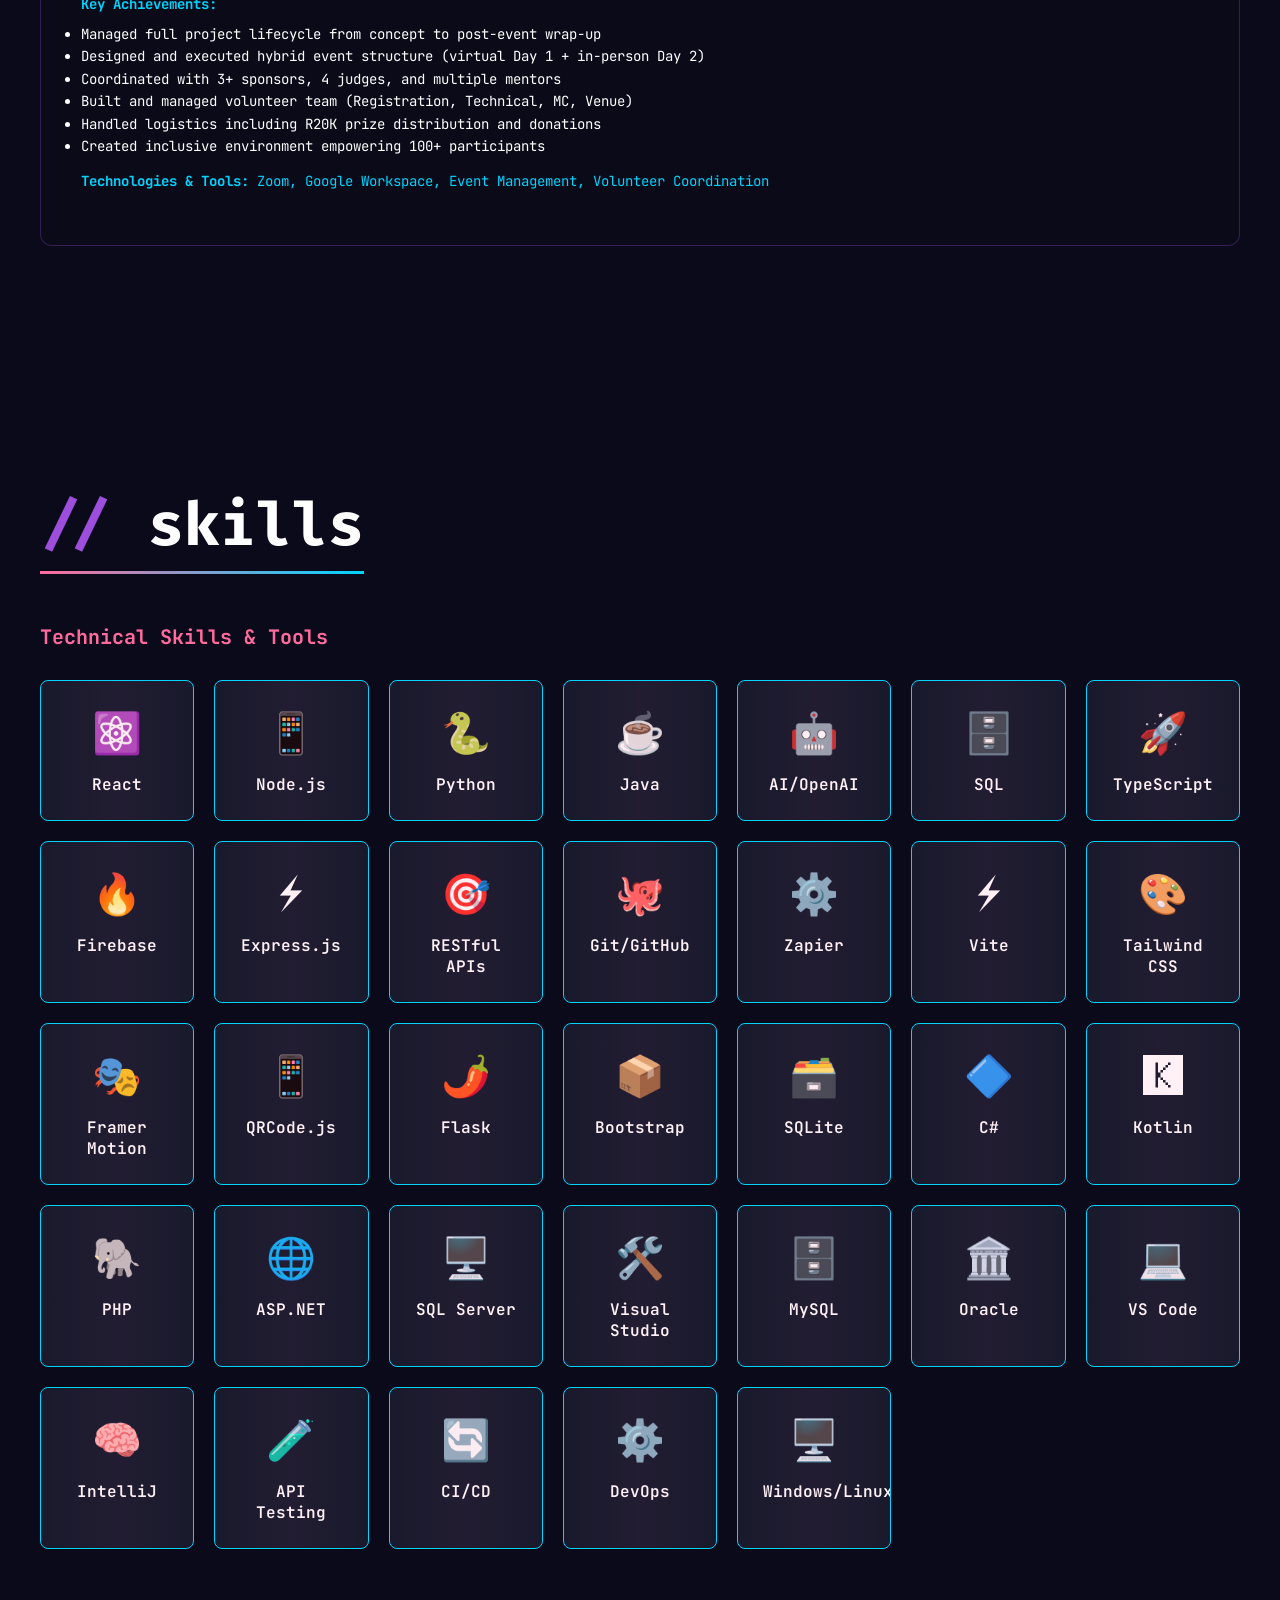
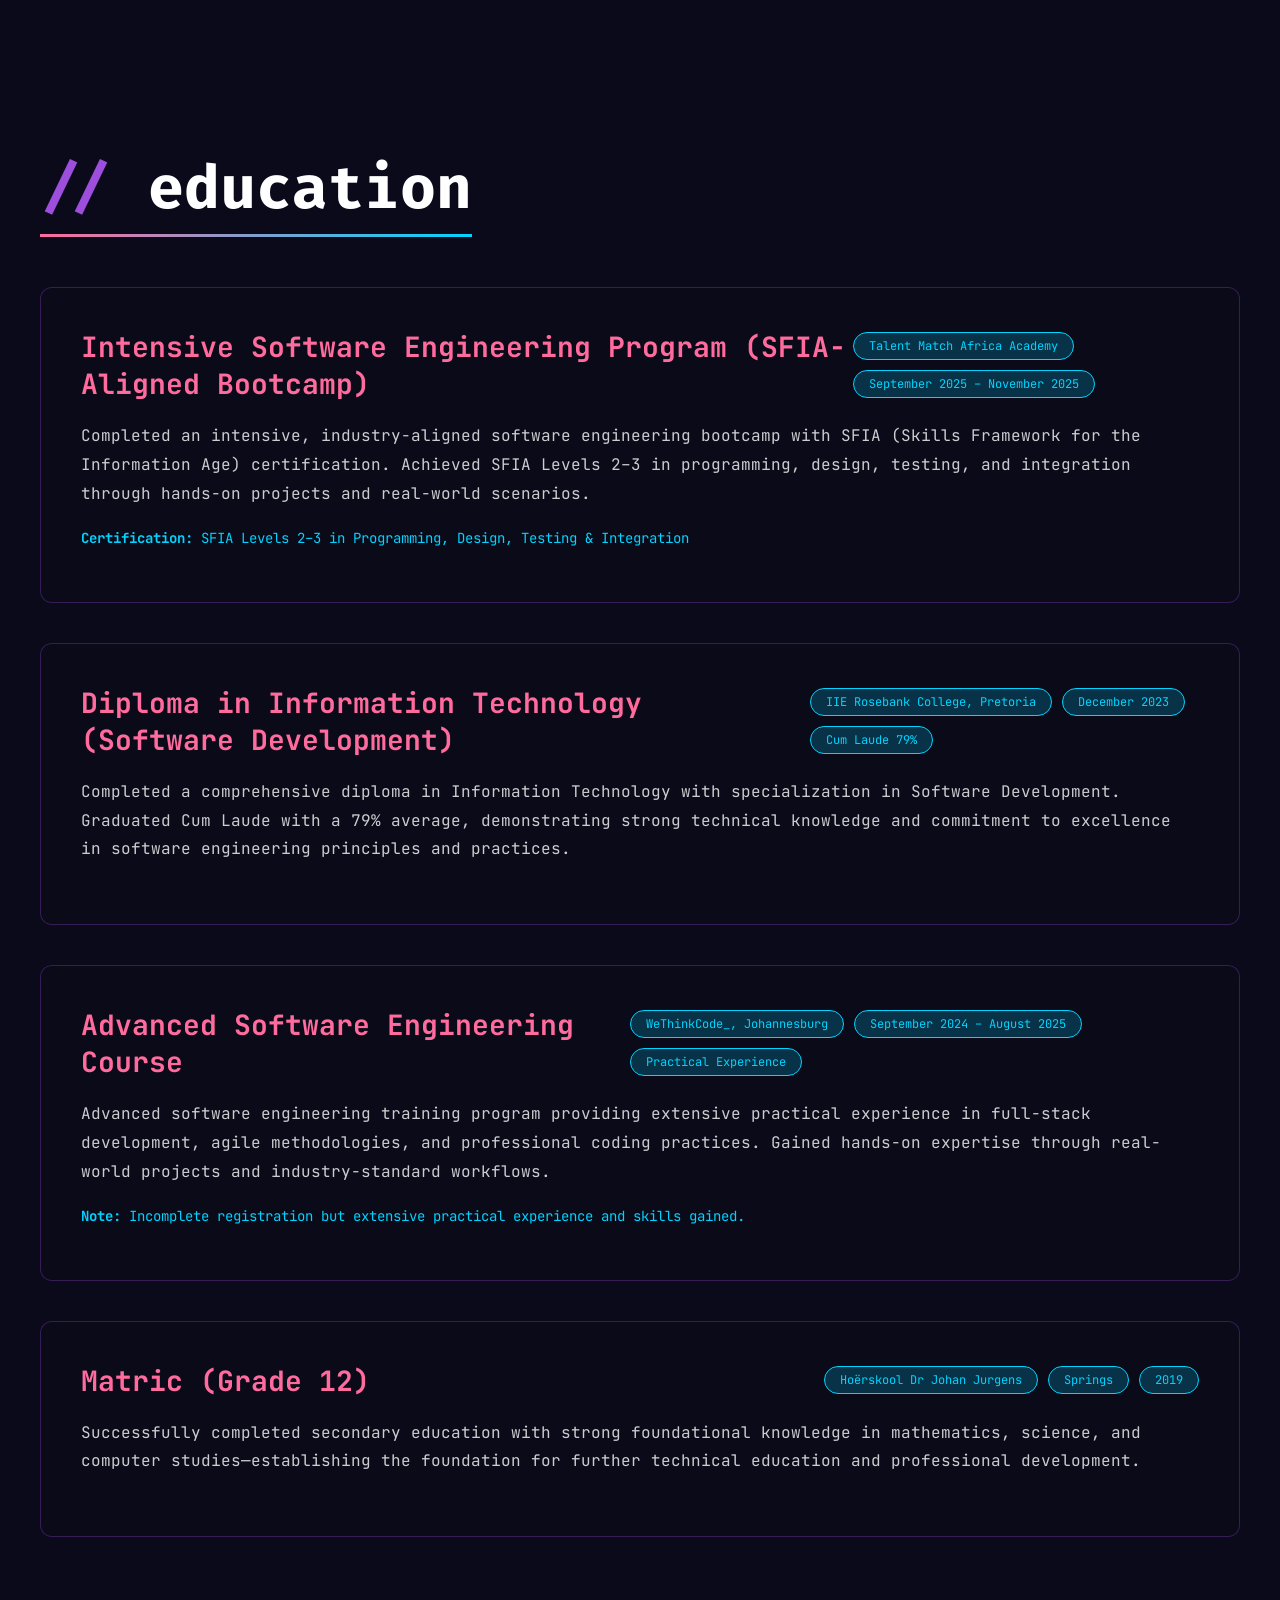
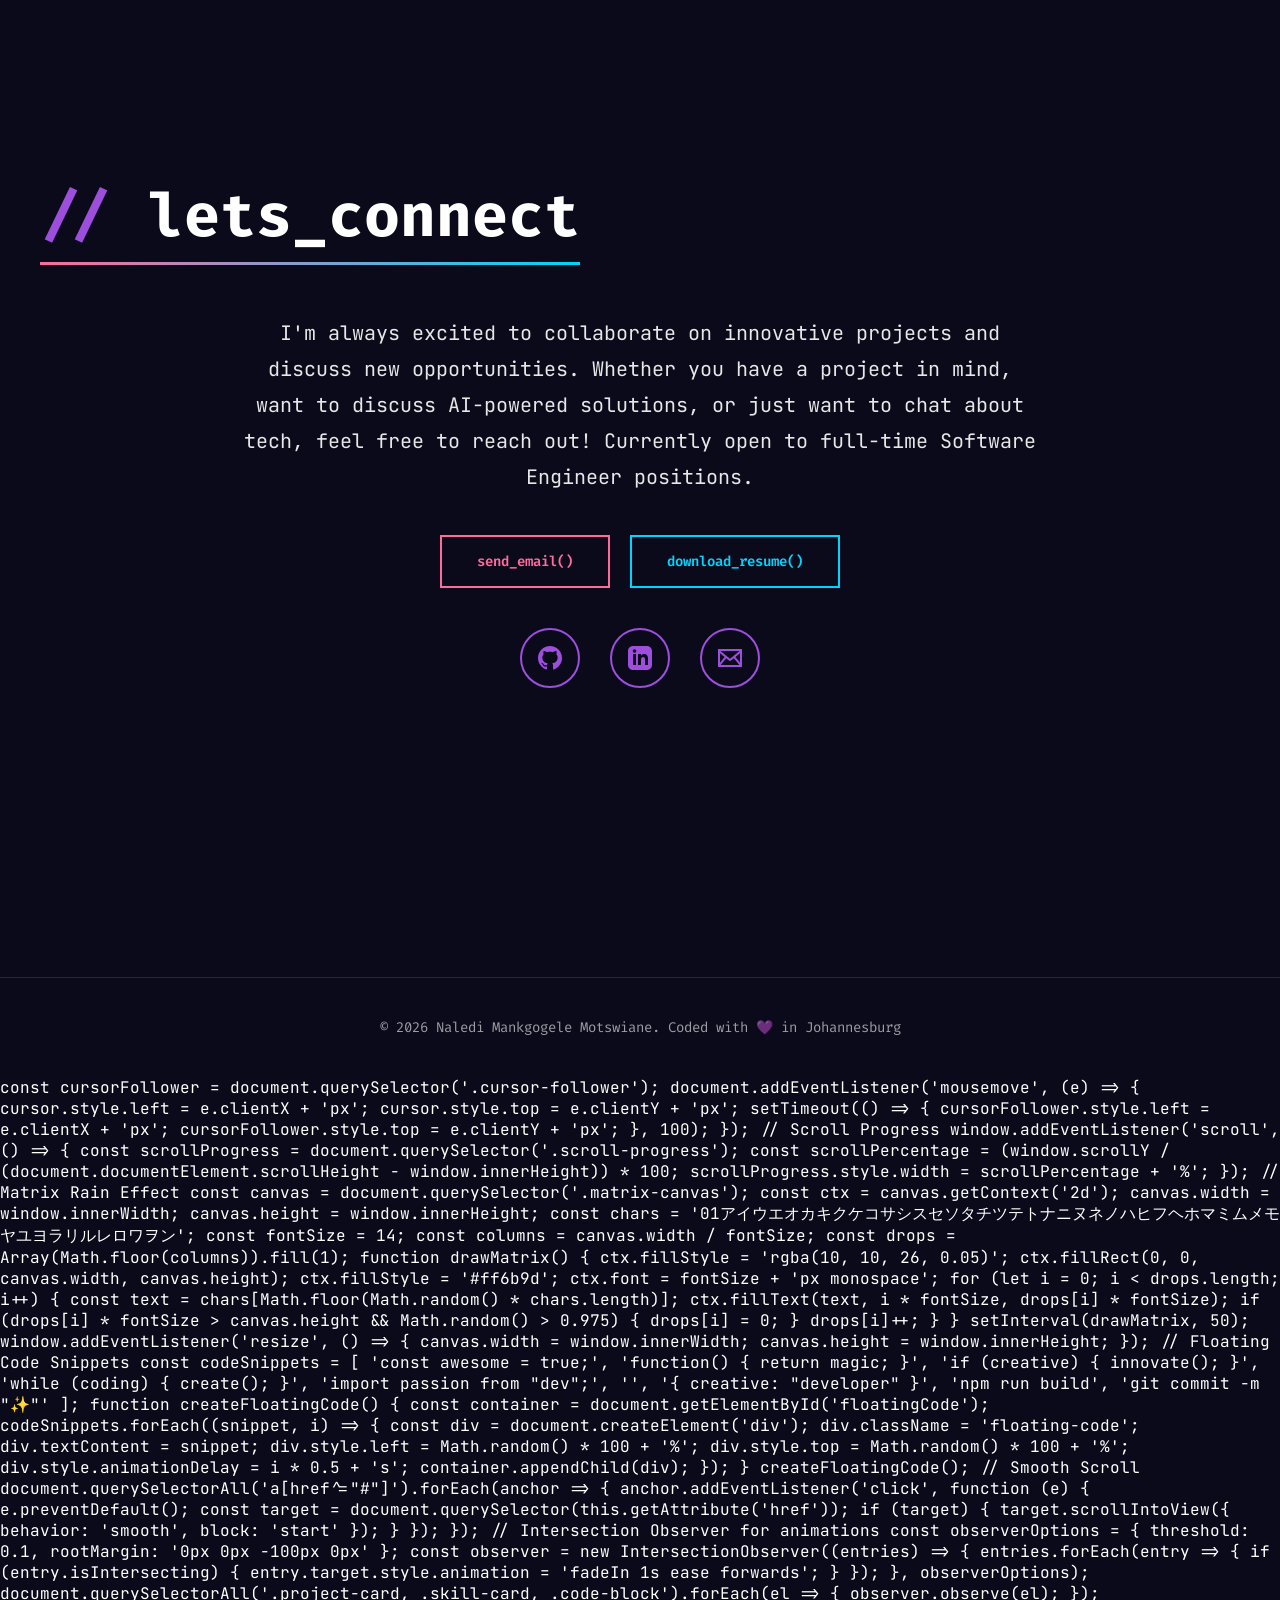
<file: portfolio.html>
<!DOCTYPE html>
<html lang="en">
<head>
    <meta charset="UTF-8">
    <meta name="viewport" content="width=device-width, initial-scale=1.0">
    <title>Naledi- Developer Portfolio</title>
    <link href="https://fonts.googleapis.com/css2?family=Fira+Code:wght@300;400;500;600;700&family=Space+Mono:wght@400;700&family=JetBrains+Mono:wght@300;400;600;800&display=swap" rel="stylesheet">
    <link rel="stylesheet" href="style.css">

</head>
<body>
    <!-- Loading Screen -->
    <div class="loading-screen">
        <div class="loading-text">&lt;loading portfolio /&gt;</div>
    </div>

    <!-- Scroll Progress -->
    <div class="scroll-progress"></div>

    <!-- Custom Cursor -->
    <div class="cursor"></div>
    <div class="cursor-follower"></div>

    <!-- Matrix Canvas -->
    <canvas class="matrix-canvas"></canvas>

    <!-- Grid Overlay -->
    <div class="grid-overlay"></div>

    <!-- Floating Code Snippets -->
    <div class="bg-animation" id="floatingCode"></div>

    <!-- Header -->
    <header>
        <div class="logo">&lt;/dev&gt;</div>
        <nav>
            <a href="#home">home</a>
            <a href="#about">about</a>
            <a href="#education">education</a>
            <a href="#experience">experience</a>
            <a href="#skills">skills</a>
            <a href="#projects">projects</a>
            <a href="#contact">contact</a>
        </nav>
    </header>

    <!-- Hero Section -->
    <section class="hero" id="home">
        <div class="hero-content">
            <div class="glitch-wrapper">
                <h1 class="glitch">NALEDI MOTSWIANE</h1>
            </div>
            <p class="terminal-line">$ software_engineer --full-stack --AI-automation</p>
            <div class="cta-buttons">
                <a href="#projects" class="btn btn-primary">view_projects()</a>
                <a href="#contact" class="btn btn-secondary">get_in_touch()</a>
            </div>
        </div>
    </section>

    <!-- About Section -->
    <section class="section" id="about">
        <h2 class="section-title">about_me</h2>
        <div class="about-grid">
            <div>
                <p style="font-size: 16px; line-height: 1.8; margin-bottom: 30px;">
                    Motivated entry-level Software Engineer skilled in full-stack development, AI automation, and API integration for scalable, user-centric solutions. Proficient in modular design, RESTful APIs, and efficient workflow creation. Proven ability to deliver functional prototypes under pressure in agile teams (hackathons/bootcamps). Strong problem-solver, passionate about continuous learning and contributing to innovative, high-volume tech environments.
                </p>
                
                <h3 style="color: var(--pink); margin-bottom: 15px; font-size: 18px;">Awards & Honors</h3>
                <ul style="margin-bottom: 20px; line-height: 1.6;">
                    <li>3rd Place – Hack Campus Life Hackathon (2025)</li>
                    <li>Cum Laude Diploma Graduate (2023)</li>
                </ul>
            </div>
            <div>
                <p style="font-size: 16px; line-height: 1.8; color: var(--electric-blue);">Check out the <strong>Skills</strong> section below for a comprehensive overview of my technical expertise and tools.</p>
            </div>
        </div>
    </section>

    <!-- Projects Section -->
    <section class="section" id="projects">
        <h2 class="section-title">featured_projects</h2>
        <div class="projects-container">

            <div class="project-card">
                <div class="project-header">
                    <h3 class="project-title">Advice Generator App</h3>
                    <div class="project-tags">
                        <span class="tag">HTML5</span>
                        <span class="tag">CSS3</span>
                        <span class="tag">JavaScript</span>
                        <span class="tag">REST API</span>
                    </div>
                </div>
                <p class="project-description">
                    Developed dynamic, mobile-first web app integrating Advice Slip API for real-time quotes with smooth animations 
                    and accessibility features. Showcased proficiency in API integration, responsive design, and creating 
                    engaging user interfaces with modern JavaScript.
                </p>
                <div class="project-links">
                    <a href="https://advisor-generator-p5c7.vercel.app/" class="project-link">→ View Live</a>
                    <a href="https://github.com/Naledi-starr/Advisor-Generator" class="project-link">→ View Code</a>
                </div>
            </div>
            <div class="project-card">
                <div class="project-header">
                    <h3 class="project-title">Tower Odyssey</h3>
                    <div class="project-tags">
                        <span class="tag">React 19</span>
                        <span class="tag">TypeScript</span>
                        <span class="tag">Vite</span>
                        <span class="tag">Tailwind CSS</span>
                    </div>
                </div>
                <p class="project-description">
                    Built an interactive Tower of Hanoi puzzle game featuring real-time state management, drag-and-drop gameplay, 
                    Framer Motion animations, and optimal recursive move calculation for 3-8 disk configurations. Designed for 
                    mobile-first responsiveness and performance at 60fps.
                </p>
                <div class="project-links">
                    <a href="https://tower-of-hanoi-colourful.vercel.app/" class="project-link">→ View Live</a>
                    <a href="https://github.com/Naledi-starr/Tower-of-Hanoi" class="project-link">→ View Code</a>
                </div>
            </div>

            <div class="project-card">
                <div class="project-header">
                    <h3 class="project-title">Floral QR Code Generator</h3>
                    <div class="project-tags">
                        <span class="tag">HTML5</span>
                        <span class="tag">CSS3</span>
                        <span class="tag">JavaScript</span>
                        <span class="tag">QRCode.js</span>
                    </div>
                </div>
                <p class="project-description">
                    A beautiful, floral-themed web application for generating QR codes. Transform any text or URL into a stylish QR code with a soft, nature-inspired design perfect for invitations, personal messages, or branding. Features floral design, easy generation, downloadable PNGs, responsive layout, and no server dependencies.
                </p>
                <div class="project-links">
                    <a href="https://qr-code-generator-psi-snowy.vercel.app/" class="project-link">→ View Live</a>
                    <a href="https://github.com/Naledi-starr/QR-CODE-Generator" class="project-link">→ View Code</a>
                </div>
            </div>

            <div class="project-card">
                <div class="project-header">
                    <h3 class="project-title">Time Bestie - Time Manager App</h3>
                    <div class="project-tags">
                        <span class="tag">HTML5</span>
                        <span class="tag">CSS3</span>
                        <span class="tag">JavaScript</span>
                        <span class="tag">Tailwind CSS</span>
                    </div>
                </div>
                <p class="project-description">
                    A modern, feature-rich personal time tracking application with a beautiful dark-themed UI. Track your daily and weekly tasks, manage priorities, and monitor your productivity with real-time timers. Features task management, time tracking, dashboard overview, responsive design, and localStorage persistence.
                </p>
                <div class="project-links">
                    <a href="https://time-manager-app-ten.vercel.app/" class="project-link">→ View Live</a>
                    <a href="https://github.com/Naledi-starr/Time-Manager-App" class="project-link">→ View Code</a>
                </div>
            </div>

            <div class="project-card">
                <div class="project-header">
                    <h3 class="project-title">Event Lead – International Women's Day AI Hackathon 2026</h3>
                    <div class="project-tags">
                        <span class="tag">Event Management</span>
                        <span class="tag">AI Hackathon</span>
                        <span class="tag">Leadership</span>
                        <span class="tag">Project Management</span>
                    </div>
                </div>
                <p class="project-description">
                    Led the end-to-end planning and execution of a two-day hybrid AI hackathon for women and students in STEM. Coordinated sponsors, judges, mentors, and volunteers while ensuring a smooth technical and logistical experience for over 100 participants. Tech & Tools: Zoom, Google Workspace, Event Management Tools, Takealot Voucher System.
                </p>
                <div class="project-links">
                    <a href="#" class="project-link">→ View Event Programme</a>
                    <a href="#" class="project-link">→ LinkedIn Post</a>
                </div>
            </div>
        </div>
    </section>

    <!-- Professional Experience Section -->
    <section class="section" id="experience">
        <h2 class="section-title">professional_experience</h2>
        <div class="projects-container">
            <div class="project-card">
                <div class="project-header">
                    <h3 class="project-title">UmkhoAI</h3>
                    <div class="project-tags">
                        <span class="tag">Software Engineer</span>
                        <span class="tag">Volunteer</span>
                        <span class="tag">2026 – Present</span>
                        <span class="tag">Johannesburg</span>
                    </div>
                </div>
                <p class="project-description">
                    <strong>Software Engineer Volunteer</strong><br><br>
                    Developed offline-first AI features (summarization, drafting, chat) for sovereign AI platform targeting African markets, enabling full functionality without internet on Mac & Android. Built scalable front-end interfaces and RESTful APIs using React.js for public/private AI tools. Collaborated with senior engineers to design modular, maintainable systems in an agile environment.
                </p>
                <div style="margin-bottom: 15px;">
                    <p style="color: var(--electric-blue); font-size: 14px; margin-bottom: 10px;"><strong>Key Achievements:</strong></p>
                    <ul style="line-height: 1.6; font-size: 14px;">
                        <li>Architected offline-first AI functionality for cross-platform deployment</li>
                        <li>Built RESTful APIs with React.js for seamless user experience</li>
                        <li>Collaborated in agile environment with senior engineering team</li>
                        <li>Contributed to modular, maintainable codebase</li>
                    </ul>
                </div>
                <div style="margin-bottom: 15px;">
                    <p style="color: var(--electric-blue); font-size: 14px; margin-bottom: 10px;"><strong>Technologies:</strong> React.js, RESTful APIs, AI/ML Integration, Agile Development</p>
                </div>
            </div>

            <div class="project-card">
                <div class="project-header">
                    <h3 class="project-title">Event Lead – International Women's Day AI Hackathon</h3>
                    <div class="project-tags">
                        <span class="tag">Event Management</span>
                        <span class="tag">Leadership</span>
                        <span class="tag">March 2026</span>
                        <span class="tag">Hybrid Event</span>
                    </div>
                </div>
                <p class="project-description">
                    <strong>Event Lead</strong><br><br>
                    Led the end-to-end planning and execution of a two-day hybrid AI hackathon for women and students in STEM. Coordinated sponsors (Offerzen, ABSA, WomenInAI), judges, mentors, and volunteers while ensuring a smooth technical and logistical experience for over 100 participants.
                </p>
                <div style="margin-bottom: 15px;">
                    <p style="color: var(--electric-blue); font-size: 14px; margin-bottom: 10px;"><strong>Key Achievements:</strong></p>
                    <ul style="line-height: 1.6; font-size: 14px;">
                        <li>Managed full project lifecycle from concept to post-event wrap-up</li>
                        <li>Designed and executed hybrid event structure (virtual Day 1 + in-person Day 2)</li>
                        <li>Coordinated with 3+ sponsors, 4 judges, and multiple mentors</li>
                        <li>Built and managed volunteer team (Registration, Technical, MC, Venue)</li>
                        <li>Handled logistics including R20K prize distribution and donations</li>
                        <li>Created inclusive environment empowering 100+ participants</li>
                    </ul>
                </div>
                <div style="margin-bottom: 15px;">
                    <p style="color: var(--electric-blue); font-size: 14px; margin-bottom: 10px;"><strong>Technologies & Tools:</strong> Zoom, Google Workspace, Event Management, Volunteer Coordination</p>
                </div>
            </div>
        </div>
    </section>

    <!-- Skills Section -->
    <section class="section" id="skills">
        <h2 class="section-title">skills</h2>
        <div class="projects-container">
            <div style="max-width: 1200px; margin: 0 auto;">
                <h3 style="color: var(--pink); margin-bottom: 30px; font-size: 20px;">Technical Skills & Tools</h3>
                <div class="skills-grid">
                    <div class="skill-card">
                        <div class="skill-icon">⚛️</div>
                        <div class="skill-name">React</div>
                    </div>
                    <div class="skill-card">
                        <div class="skill-icon">📱</div>
                        <div class="skill-name">Node.js</div>
                    </div>
                    <div class="skill-card">
                        <div class="skill-icon">🐍</div>
                        <div class="skill-name">Python</div>
                    </div>
                    <div class="skill-card">
                        <div class="skill-icon">☕</div>
                        <div class="skill-name">Java</div>
                    </div>
                    <div class="skill-card">
                        <div class="skill-icon">🤖</div>
                        <div class="skill-name">AI/OpenAI</div>
                    </div>
                    <div class="skill-card">
                        <div class="skill-icon">🗄️</div>
                        <div class="skill-name">SQL</div>
                    </div>
                    <div class="skill-card">
                        <div class="skill-icon">🚀</div>
                        <div class="skill-name">TypeScript</div>
                    </div>
                    <div class="skill-card">
                        <div class="skill-icon">🔥</div>
                        <div class="skill-name">Firebase</div>
                    </div>
                    <div class="skill-card">
                        <div class="skill-icon">⚡</div>
                        <div class="skill-name">Express.js</div>
                    </div>
                    <div class="skill-card">
                        <div class="skill-icon">🎯</div>
                        <div class="skill-name">RESTful APIs</div>
                    </div>
                    <div class="skill-card">
                        <div class="skill-icon">🐙</div>
                        <div class="skill-name">Git/GitHub</div>
                    </div>
                    <div class="skill-card">
                        <div class="skill-icon">⚙️</div>
                        <div class="skill-name">Zapier</div>
                    </div>
                    <div class="skill-card">
                        <div class="skill-icon">⚡</div>
                        <div class="skill-name">Vite</div>
                    </div>
                    <div class="skill-card">
                        <div class="skill-icon">🎨</div>
                        <div class="skill-name">Tailwind CSS</div>
                    </div>
                    <div class="skill-card">
                        <div class="skill-icon">🎭</div>
                        <div class="skill-name">Framer Motion</div>
                    </div>
                    <div class="skill-card">
                        <div class="skill-icon">📱</div>
                        <div class="skill-name">QRCode.js</div>
                    </div>
                    <div class="skill-card">
                        <div class="skill-icon">🌶️</div>
                        <div class="skill-name">Flask</div>
                    </div>
                    <div class="skill-card">
                        <div class="skill-icon">📦</div>
                        <div class="skill-name">Bootstrap</div>
                    </div>
                    <div class="skill-card">
                        <div class="skill-icon">🗃️</div>
                        <div class="skill-name">SQLite</div>
                    </div>
                    <div class="skill-card">
                        <div class="skill-icon">🔷</div>
                        <div class="skill-name">C#</div>
                    </div>
                    <div class="skill-card">
                        <div class="skill-icon">🅺</div>
                        <div class="skill-name">Kotlin</div>
                    </div>
                    <div class="skill-card">
                        <div class="skill-icon">🐘</div>
                        <div class="skill-name">PHP</div>
                    </div>
                    <div class="skill-card">
                        <div class="skill-icon">🌐</div>
                        <div class="skill-name">ASP.NET</div>
                    </div>
                    <div class="skill-card">
                        <div class="skill-icon">🖥️</div>
                        <div class="skill-name">SQL Server</div>
                    </div>
                    <div class="skill-card">
                        <div class="skill-icon">🛠️</div>
                        <div class="skill-name">Visual Studio</div>
                    </div>
                    <div class="skill-card">
                        <div class="skill-icon">🗄️</div>
                        <div class="skill-name">MySQL</div>
                    </div>
                    <div class="skill-card">
                        <div class="skill-icon">🏛️</div>
                        <div class="skill-name">Oracle</div>
                    </div>
                    <div class="skill-card">
                        <div class="skill-icon">💻</div>
                        <div class="skill-name">VS Code</div>
                    </div>
                    <div class="skill-card">
                        <div class="skill-icon">🧠</div>
                        <div class="skill-name">IntelliJ</div>
                    </div>
                    <div class="skill-card">
                        <div class="skill-icon">🧪</div>
                        <div class="skill-name">API Testing</div>
                    </div>
                    <div class="skill-card">
                        <div class="skill-icon">🔄</div>
                        <div class="skill-name">CI/CD</div>
                    </div>
                    <div class="skill-card">
                        <div class="skill-icon">⚙️</div>
                        <div class="skill-name">DevOps</div>
                    </div>
                    <div class="skill-card">
                        <div class="skill-icon">🖥️</div>
                        <div class="skill-name">Windows/Linux</div>
                    </div>
                </div>
            </div>
        </div>
    </section>

    <!-- Education Section -->
    <section class="section" id="education">
        <h2 class="section-title">education</h2>
        <div class="projects-container">
            <div class="project-card">
                <div class="project-header">
                    <h3 class="project-title">Intensive Software Engineering Program (SFIA-Aligned Bootcamp)</h3>
                    <div class="project-tags">
                        <span class="tag">Talent Match Africa Academy</span>
                        <span class="tag">September 2025 – November 2025</span>
                    </div>
                </div>
                <p class="project-description">
                    Completed an intensive, industry-aligned software engineering bootcamp with SFIA (Skills Framework for the Information Age) certification. Achieved SFIA Levels 2–3 in programming, design, testing, and integration through hands-on projects and real-world scenarios.
                </p>
                <div style="margin-bottom: 15px;">
                    <p style="color: var(--electric-blue); font-size: 14px;\"><strong>Certification:</strong> SFIA Levels 2–3 in Programming, Design, Testing & Integration</p>
                </div>
            </div>

            <div class="project-card">
                <div class="project-header">
                    <h3 class="project-title">Diploma in Information Technology (Software Development)</h3>
                    <div class="project-tags">
                        <span class="tag">IIE Rosebank College, Pretoria</span>
                        <span class="tag">December 2023</span>
                        <span class="tag">Cum Laude 79%</span>
                    </div>
                </div>
                <p class="project-description">
                    Completed a comprehensive diploma in Information Technology with specialization in Software Development. Graduated Cum Laude with a 79% average, demonstrating strong technical knowledge and commitment to excellence in software engineering principles and practices.
                </p>
            </div>

            <div class="project-card">
                <div class="project-header">
                    <h3 class="project-title">Advanced Software Engineering Course</h3>
                    <div class="project-tags">
                        <span class="tag">WeThinkCode_, Johannesburg</span>
                        <span class="tag">September 2024 – August 2025</span>
                        <span class="tag">Practical Experience</span>
                    </div>
                </div>
                <p class="project-description">
                    Advanced software engineering training program providing extensive practical experience in full-stack development, agile methodologies, and professional coding practices. Gained hands-on expertise through real-world projects and industry-standard workflows.
                </p>
                <div style="margin-bottom: 15px;">
                    <p style="color: var(--electric-blue); font-size: 14px;\"><strong>Note:</strong> Incomplete registration but extensive practical experience and skills gained.</p>
                </div>
            </div>

            <div class="project-card">
                <div class="project-header">
                    <h3 class="project-title">Matric (Grade 12)</h3>
                    <div class="project-tags">
                        <span class="tag">Hoërskool Dr Johan Jurgens</span>
                        <span class="tag">Springs</span>
                        <span class="tag">2019</span>
                    </div>
                </div>
                <p class="project-description">
                    Successfully completed secondary education with strong foundational knowledge in mathematics, science, and computer studies—establishing the foundation for further technical education and professional development.
                </p>
            </div>
        </div>
    </section>

    <!-- Contact Section -->
    <section class="section" id="contact">
        <h2 class="section-title">lets_connect</h2>
        <div class="contact-container">
            <p class="contact-text">
                I'm always excited to collaborate on innovative projects and discuss new opportunities. 
                Whether you have a project in mind, want to discuss AI-powered solutions, or just want to chat about tech, 
                feel free to reach out! Currently open to full-time Software Engineer positions.
            </p>
            <div class="cta-buttons" style="justify-content: center;">
                <a href="mailto:nmmotswiane@gmail.com" class="btn btn-primary">send_email()</a>
                <a href="#" class="btn btn-secondary">download_resume()</a>
            </div>
            <div class="social-links">
                <a href="https://github.com/naledimotswiane" class="social-link" title="GitHub">
                    <svg width="24" height="24" viewBox="0 0 24 24" fill="currentColor">
                        <path d="M12 0c-6.626 0-12 5.373-12 12 0 5.302 3.438 9.8 8.207 11.387.599.111.793-.261.793-.577v-2.234c-3.338.726-4.033-1.416-4.033-1.416-.546-1.387-1.333-1.756-1.333-1.756-1.089-.745.083-.729.083-.729 1.205.084 1.839 1.237 1.839 1.237 1.07 1.834 2.807 1.304 3.492.997.107-.775.418-1.305.762-1.604-2.665-.305-5.467-1.334-5.467-5.931 0-1.311.469-2.381 1.236-3.221-.124-.303-.535-1.524.117-3.176 0 0 1.008-.322 3.301 1.23.957-.266 1.983-.399 3.003-.404 1.02.005 2.047.138 3.006.404 2.291-1.552 3.297-1.23 3.297-1.23.653 1.653.242 2.874.118 3.176.77.84 1.235 1.911 1.235 3.221 0 4.609-2.807 5.624-5.479 5.921.43.372.823 1.102.823 2.222v3.293c0 .319.192.694.801.576 4.765-1.589 8.199-6.086 8.199-11.386 0-6.627-5.373-12-12-12z"/>
                    </svg>
                </a>
                <a href="https://www.linkedin.com/in/naledi-mankgogele-motswiane" class="social-link" title="LinkedIn">
                    <svg width="24" height="24" viewBox="0 0 24 24" fill="currentColor">
                        <path d="M19 0h-14c-2.761 0-5 2.239-5 5v14c0 2.761 2.239 5 5 5h14c2.762 0 5-2.239 5-5v-14c0-2.761-2.238-5-5-5zm-11 19h-3v-11h3v11zm-1.5-12.268c-.966 0-1.75-.79-1.75-1.764s.784-1.764 1.75-1.764 1.75.79 1.75 1.764-.783 1.764-1.75 1.764zm13.5 12.268h-3v-5.604c0-3.368-4-3.113-4 0v5.604h-3v-11h3v1.765c1.396-2.586 7-2.777 7 2.476v6.759z"/>
                    </svg>
                </a>
                <a href="mailto:nmmotswiane@gmail.com" class="social-link" title="Email">
                    <svg width="24" height="24" viewBox="0 0 24 24" fill="currentColor">
                        <path d="M0 3v18h24v-18h-24zm6.623 7.929l-4.623 5.712v-9.458l4.623 3.746zm-4.141-5.929h19.035l-9.517 7.713-9.518-7.713zm5.694 7.188l3.824 3.099 3.83-3.104 5.612 6.817h-18.779l5.513-6.812zm9.208-1.264l4.616-3.741v9.348l-4.616-5.607z"/>
                    </svg>
                </a>
            </div>
        </div>
    </section>

    <!-- Footer -->
    <footer>
        <p class="footer-text">© 2026 Naledi Mankgogele Motswiane. Coded with 💜 in Johannesburg</p>
    </footer>

    <script src="script.js" defer></script>

        const cursorFollower = document.querySelector('.cursor-follower');

        document.addEventListener('mousemove', (e) => {
            cursor.style.left = e.clientX + 'px';
            cursor.style.top = e.clientY + 'px';
            
            setTimeout(() => {
                cursorFollower.style.left = e.clientX + 'px';
                cursorFollower.style.top = e.clientY + 'px';
            }, 100);
        });

        // Scroll Progress
        window.addEventListener('scroll', () => {
            const scrollProgress = document.querySelector('.scroll-progress');
            const scrollPercentage = (window.scrollY / (document.documentElement.scrollHeight - window.innerHeight)) * 100;
            scrollProgress.style.width = scrollPercentage + '%';
        });

        // Matrix Rain Effect
        const canvas = document.querySelector('.matrix-canvas');
        const ctx = canvas.getContext('2d');

        canvas.width = window.innerWidth;
        canvas.height = window.innerHeight;

        const chars = '01アイウエオカキクケコサシスセソタチツテトナニヌネノハヒフヘホマミムメモヤユヨラリルレロワヲン';
        const fontSize = 14;
        const columns = canvas.width / fontSize;
        const drops = Array(Math.floor(columns)).fill(1);

        function drawMatrix() {
            ctx.fillStyle = 'rgba(10, 10, 26, 0.05)';
            ctx.fillRect(0, 0, canvas.width, canvas.height);

            ctx.fillStyle = '#ff6b9d';
            ctx.font = fontSize + 'px monospace';

            for (let i = 0; i < drops.length; i++) {
                const text = chars[Math.floor(Math.random() * chars.length)];
                ctx.fillText(text, i * fontSize, drops[i] * fontSize);

                if (drops[i] * fontSize > canvas.height && Math.random() > 0.975) {
                    drops[i] = 0;
                }
                drops[i]++;
            }
        }

        setInterval(drawMatrix, 50);

        window.addEventListener('resize', () => {
            canvas.width = window.innerWidth;
            canvas.height = window.innerHeight;
        });

        // Floating Code Snippets
        const codeSnippets = [
            'const awesome = true;',
            'function() { return magic; }',
            'if (creative) { innovate(); }',
            'while (coding) { create(); }',
            'import passion from "dev";',
            '<Component />',
            '{ creative: "developer" }',
            'npm run build',
            'git commit -m "✨"'
        ];

        function createFloatingCode() {
            const container = document.getElementById('floatingCode');
            codeSnippets.forEach((snippet, i) => {
                const div = document.createElement('div');
                div.className = 'floating-code';
                div.textContent = snippet;
                div.style.left = Math.random() * 100 + '%';
                div.style.top = Math.random() * 100 + '%';
                div.style.animationDelay = i * 0.5 + 's';
                container.appendChild(div);
            });
        }

        createFloatingCode();

        // Smooth Scroll
        document.querySelectorAll('a[href^="#"]').forEach(anchor => {
            anchor.addEventListener('click', function (e) {
                e.preventDefault();
                const target = document.querySelector(this.getAttribute('href'));
                if (target) {
                    target.scrollIntoView({ behavior: 'smooth', block: 'start' });
                }
            });
        });

        // Intersection Observer for animations
        const observerOptions = {
            threshold: 0.1,
            rootMargin: '0px 0px -100px 0px'
        };

        const observer = new IntersectionObserver((entries) => {
            entries.forEach(entry => {
                if (entry.isIntersecting) {
                    entry.target.style.animation = 'fadeIn 1s ease forwards';
                }
            });
        }, observerOptions);

        document.querySelectorAll('.project-card, .skill-card, .code-block').forEach(el => {
            observer.observe(el);
        });
    </script>
</body>
</html>
</file>
<file: style.css>
* {
    margin: 0;
    padding: 0;
    box-sizing: border-box;
}

:root {
    --pink: #ff6b9d;
    --electric-blue: #00d4ff;
    --purple: #9d4edd;
    --deep-purple: #5a189a;
    --white: #ffffff;
    --off-white: #f8f9ff;
    --dark: #0a0a1a;
    --glow-pink: rgba(255, 107, 157, 0.4);
    --glow-blue: rgba(0, 212, 255, 0.4);
    --glow-purple: rgba(157, 78, 221, 0.4);
}

body {
    font-family: 'JetBrains Mono', monospace;
    background: var(--dark);
    color: var(--white);
    overflow-x: hidden;
    cursor: crosshair;
}

/* Custom Cursor */
.cursor {
    width: 20px;
    height: 20px;
    border: 2px solid var(--pink);
    border-radius: 50%;
    position: fixed;
    pointer-events: none;
    z-index: 9999;
    transition: all 0.1s ease;
    mix-blend-mode: difference;
}

.cursor-follower {
    width: 40px;
    height: 40px;
    border: 1px solid var(--electric-blue);
    border-radius: 50%;
    position: fixed;
    pointer-events: none;
    z-index: 9998;
    transition: all 0.3s ease;
    opacity: 0.5;
}

/* Animated Background */
.bg-animation {
    position: fixed;
    top: 0;
    left: 0;
    width: 100%;
    height: 100%;
    z-index: 0;
    opacity: 0.15;
}

.grid-overlay {
    position: fixed;
    top: 0;
    left: 0;
    width: 100%;
    height: 100%;
    background-image: 
        linear-gradient(rgba(0, 212, 255, 0.1) 1px, transparent 1px),
        linear-gradient(90deg, rgba(255, 107, 157, 0.1) 1px, transparent 1px);
    background-size: 50px 50px;
    z-index: 1;
    animation: gridMove 20s linear infinite;
}

@keyframes gridMove {
    0% { transform: translate(0, 0); }
    100% { transform: translate(50px, 50px); }
}

.floating-code {
    position: fixed;
    font-family: 'Fira Code', monospace;
    font-size: 14px;
    color: var(--purple);
    opacity: 0.2;
    z-index: 1;
    pointer-events: none;
    white-space: pre;
}

/* Header */
header {
    position: fixed;
    top: 0;
    width: 100%;
    padding: 20px 40px;
    display: flex;
    justify-content: space-between;
    align-items: center;
    z-index: 1000;
    background: rgba(10, 10, 26, 0.8);
    backdrop-filter: blur(10px);
    border-bottom: 1px solid rgba(255, 107, 157, 0.2);
}

.logo {
    font-family: 'Fira Code', monospace;
    font-size: 24px;
    font-weight: 700;
    background: linear-gradient(135deg, var(--pink), var(--electric-blue), var(--purple));
    -webkit-background-clip: text;
    -webkit-text-fill-color: transparent;
    background-clip: text;
    animation: gradientShift 3s ease infinite;
}

@keyframes gradientShift {
    0%, 100% { filter: hue-rotate(0deg); }
    50% { filter: hue-rotate(30deg); }
}

nav {
    display: flex;
    gap: 30px;
}

nav a {
    color: var(--white);
    text-decoration: none;
    font-size: 14px;
    position: relative;
    padding: 5px 10px;
    transition: all 0.3s ease;
    font-weight: 400;
}

nav a::before {
    content: '>';
    position: absolute;
    left: -10px;
    opacity: 0;
    transition: all 0.3s ease;
    color: var(--pink);
}

nav a:hover {
    color: var(--pink);
    transform: translateX(10px);
}

nav a:hover::before {
    opacity: 1;
    left: 0;
}

/* Hero Section */
.hero {
    min-height: 100vh;
    display: flex;
    align-items: center;
    justify-content: center;
    position: relative;
    z-index: 2;
    padding: 0 40px;
}

.hero-content {
    max-width: 1200px;
    width: 100%;
}

.glitch-wrapper {
    position: relative;
    display: inline-block;
}

.glitch {
    font-family: 'Space Mono', monospace;
    font-size: clamp(40px, 8vw, 120px);
    font-weight: 700;
    line-height: 1.1;
    margin-bottom: 20px;
    position: relative;
    color: var(--white);
    animation: glitchText 5s infinite;
}

@keyframes glitchText {
    0%, 90%, 100% {
        text-shadow: 
            2px 2px var(--pink),
            -2px -2px var(--electric-blue);
    }
    91% {
        text-shadow: 
            -2px 2px var(--pink),
            2px -2px var(--electric-blue),
            0 0 20px var(--glow-purple);
    }
    93% {
        text-shadow: 
            2px -2px var(--pink),
            -2px 2px var(--electric-blue);
    }
}

.terminal-line {
    font-family: 'Fira Code', monospace;
    font-size: clamp(16px, 2vw, 24px);
    color: var(--electric-blue);
    margin-bottom: 30px;
    overflow: hidden;
    border-right: 3px solid var(--pink);
    white-space: nowrap;
    animation: typing 3s steps(40) 1s forwards, blink 0.75s step-end infinite;
    width: 0;
}

@keyframes typing {
    from { width: 0; }
    to { width: 100%; }
}

@keyframes blink {
    50% { border-color: transparent; }
}

.cta-buttons {
    display: flex;
    gap: 20px;
    margin-top: 40px;
    flex-wrap: wrap;
}

.btn {
    padding: 15px 35px;
    font-family: 'Fira Code', monospace;
    font-size: 14px;
    font-weight: 600;
    border: 2px solid;
    background: transparent;
    cursor: pointer;
    position: relative;
    overflow: hidden;
    transition: all 0.3s ease;
    text-decoration: none;
    display: inline-block;
}

.btn-primary {
    border-color: var(--pink);
    color: var(--pink);
}

.btn-primary::before {
    content: '';
    position: absolute;
    top: 0;
    left: -100%;
    width: 100%;
    height: 100%;
    background: var(--pink);
    transition: left 0.3s ease;
    z-index: -1;
}

.btn-primary:hover {
    color: var(--dark);
    box-shadow: 0 0 20px var(--glow-pink);
}

.btn-primary:hover::before {
    left: 0;
}

.btn-secondary {
    border-color: var(--electric-blue);
    color: var(--electric-blue);
}

.btn-secondary::before {
    content: '';
    position: absolute;
    top: 0;
    left: -100%;
    width: 100%;
    height: 100%;
    background: var(--electric-blue);
    transition: left 0.3s ease;
    z-index: -1;
}

.btn-secondary:hover {
    color: var(--dark);
    box-shadow: 0 0 20px var(--glow-blue);
}

.btn-secondary:hover::before {
    left: 0;
}

/* About Section */
.section {
    min-height: 100vh;
    padding: 100px 40px;
    position: relative;
    z-index: 2;
}

.section-title {
    font-family: 'Fira Code', monospace;
    font-size: clamp(32px, 5vw, 60px);
    margin-bottom: 60px;
    position: relative;
    display: inline-block;
}

.section-title::before {
    content: '// ';
    color: var(--purple);
}

.section-title::after {
    content: '';
    position: absolute;
    bottom: -10px;
    left: 0;
    width: 100%;
    height: 3px;
    background: linear-gradient(90deg, var(--pink), var(--electric-blue));
    animation: lineGrow 1s ease forwards;
}

@keyframes lineGrow {
    from { width: 0; }
    to { width: 100%; }
}

.about-grid {
    display: grid;
    grid-template-columns: 1fr 1fr;
    gap: 60px;
    max-width: 1200px;
    margin: 0 auto;
}

.code-block {
    background: rgba(157, 78, 221, 0.1);
    border: 1px solid var(--purple);
    padding: 30px;
    font-family: 'Fira Code', monospace;
    font-size: 14px;
    line-height: 1.8;
    border-radius: 8px;
    position: relative;
    overflow: hidden;
}

.code-block::before {
    content: '';
    position: absolute;
    top: 0;
    left: 0;
    width: 100%;
    height: 100%;
    background: linear-gradient(45deg, transparent, rgba(0, 212, 255, 0.1), transparent);
    animation: shimmer 3s infinite;
}

@keyframes shimmer {
    0% { transform: translateX(-100%); }
    100% { transform: translateX(100%); }
}

.code-line {
    margin-bottom: 10px;
}

.keyword { color: var(--pink); }
.string { color: var(--electric-blue); }
.function { color: var(--purple); }
.comment { color: #666; font-style: italic; }

.skills-grid {
    display: grid;
    grid-template-columns: repeat(auto-fit, minmax(150px, 1fr));
    gap: 20px;
}

.skill-card {
    background: rgba(0, 212, 255, 0.05);
    border: 1px solid var(--electric-blue);
    padding: 25px;
    text-align: center;
    border-radius: 8px;
    transition: all 0.3s ease;
    position: relative;
    overflow: hidden;
}

.skill-card::before {
    content: '';
    position: absolute;
    top: -50%;
    left: -50%;
    width: 200%;
    height: 200%;
    background: linear-gradient(45deg, transparent, rgba(255, 107, 157, 0.1), transparent);
    transform: rotate(45deg);
    transition: all 0.5s ease;
}

.skill-card:hover::before {
    animation: skillShine 1s forwards;
}

@keyframes skillShine {
    0% { transform: rotate(45deg) translateY(0); }
    100% { transform: rotate(45deg) translateY(200%); }
}

.skill-card:hover {
    transform: translateY(-10px);
    border-color: var(--pink);
    box-shadow: 0 10px 40px var(--glow-pink);
}

.skill-icon {
    font-size: 40px;
    margin-bottom: 15px;
}

.skill-name {
    font-size: 16px;
    font-weight: 600;
}

/* Projects Section */
.projects-container {
    max-width: 1200px;
    margin: 0 auto;
}

.project-card {
    background: rgba(10, 10, 26, 0.8);
    border: 1px solid rgba(157, 78, 221, 0.3);
    padding: 40px;
    margin-bottom: 40px;
    border-radius: 12px;
    position: relative;
    overflow: hidden;
    transition: all 0.3s ease;
}

.project-card::before {
    content: '';
    position: absolute;
    top: 0;
    left: 0;
    width: 4px;
    height: 100%;
    background: linear-gradient(180deg, var(--pink), var(--purple), var(--electric-blue));
    transform: scaleY(0);
    transition: transform 0.3s ease;
}

.project-card:hover::before {
    transform: scaleY(1);
}

.project-card:hover {
    transform: translateX(20px);
    border-color: var(--pink);
}

.project-header {
    display: flex;
    justify-content: space-between;
    align-items: center;
    margin-bottom: 20px;
}

.project-title {
    font-size: 28px;
    font-weight: 700;
    color: var(--pink);
}

.project-tags {
    display: flex;
    gap: 10px;
    flex-wrap: wrap;
}

.tag {
    padding: 5px 15px;
    background: rgba(0, 212, 255, 0.2);
    border: 1px solid var(--electric-blue);
    border-radius: 20px;
    font-size: 12px;
    color: var(--electric-blue);
}

.project-description {
    font-size: 16px;
    line-height: 1.8;
    color: rgba(255, 255, 255, 0.8);
    margin-bottom: 20px;
}

.project-links {
    display: flex;
    gap: 15px;
}

.project-link {
    color: var(--purple);
    text-decoration: none;
    font-size: 14px;
    display: flex;
    align-items: center;
    gap: 5px;
    transition: all 0.3s ease;
}

.project-link:hover {
    color: var(--pink);
    transform: translateX(5px);
}

/* Contact Section */
.contact-container {
    max-width: 800px;
    margin: 0 auto;
    text-align: center;
}

.contact-text {
    font-size: 20px;
    line-height: 1.8;
    margin-bottom: 40px;
    color: rgba(255, 255, 255, 0.9);
}

.social-links {
    display: flex;
    justify-content: center;
    gap: 30px;
    margin-top: 40px;
}

.social-link {
    width: 60px;
    height: 60px;
    border: 2px solid var(--purple);
    border-radius: 50%;
    display: flex;
    align-items: center;
    justify-content: center;
    font-size: 24px;
    color: var(--purple);
    text-decoration: none;
    transition: all 0.3s ease;
    position: relative;
}

.social-link::before {
    content: '';
    position: absolute;
    width: 100%;
    height: 100%;
    border-radius: 50%;
    background: var(--purple);
    transform: scale(0);
    transition: transform 0.3s ease;
    z-index: -1;
}

.social-link:hover {
    color: var(--dark);
    border-color: var(--pink);
}

.social-link:hover::before {
    transform: scale(1);
    background: var(--pink);
}

/* Matrix Rain Effect */
.matrix-canvas {
    position: fixed;
    top: 0;
    left: 0;
    z-index: 0;
    opacity: 0.1;
    pointer-events: none;
}

/* Scroll Progress */
.scroll-progress {
    position: fixed;
    top: 0;
    left: 0;
    width: 0;
    height: 3px;
    background: linear-gradient(90deg, var(--pink), var(--electric-blue), var(--purple));
    z-index: 9999;
    transition: width 0.1s ease;
}

/* Footer */
footer {
    text-align: center;
    padding: 40px;
    border-top: 1px solid rgba(255, 107, 157, 0.2);
    position: relative;
    z-index: 2;
}

.footer-text {
    font-family: 'Fira Code', monospace;
    font-size: 14px;
    color: rgba(255, 255, 255, 0.6);
}

@media (max-width: 768px) {
    header {
        padding: 15px 20px;
    }

    nav {
        gap: 15px;
    }

    .hero {
        padding: 0 20px;
    }

    .section {
        padding: 60px 20px;
    }

    .about-grid {
        grid-template-columns: 1fr;
        gap: 30px;
    }

    .cta-buttons {
        flex-direction: column;
    }

    .btn {
        width: 100%;
        text-align: center;
    }

    .project-card {
        padding: 25px;
    }

    .social-links {
        gap: 20px;
    }
}

/* Loading Animation */
.loading-screen {
    position: fixed;
    top: 0;
    left: 0;
    width: 100%;
    height: 100%;
    background: var(--dark);
    display: flex;
    align-items: center;
    justify-content: center;
    z-index: 10000;
    animation: fadeOut 1s 2s forwards;
}

@keyframes fadeOut {
    to {
        opacity: 0;
        pointer-events: none;
    }
}

.loading-text {
    font-family: 'Fira Code', monospace;
    font-size: 24px;
    color: var(--pink);
    animation: pulse 1.5s infinite;
}

@keyframes pulse {
    0%, 100% { opacity: 1; }
    50% { opacity: 0.3; }
}
</file>
